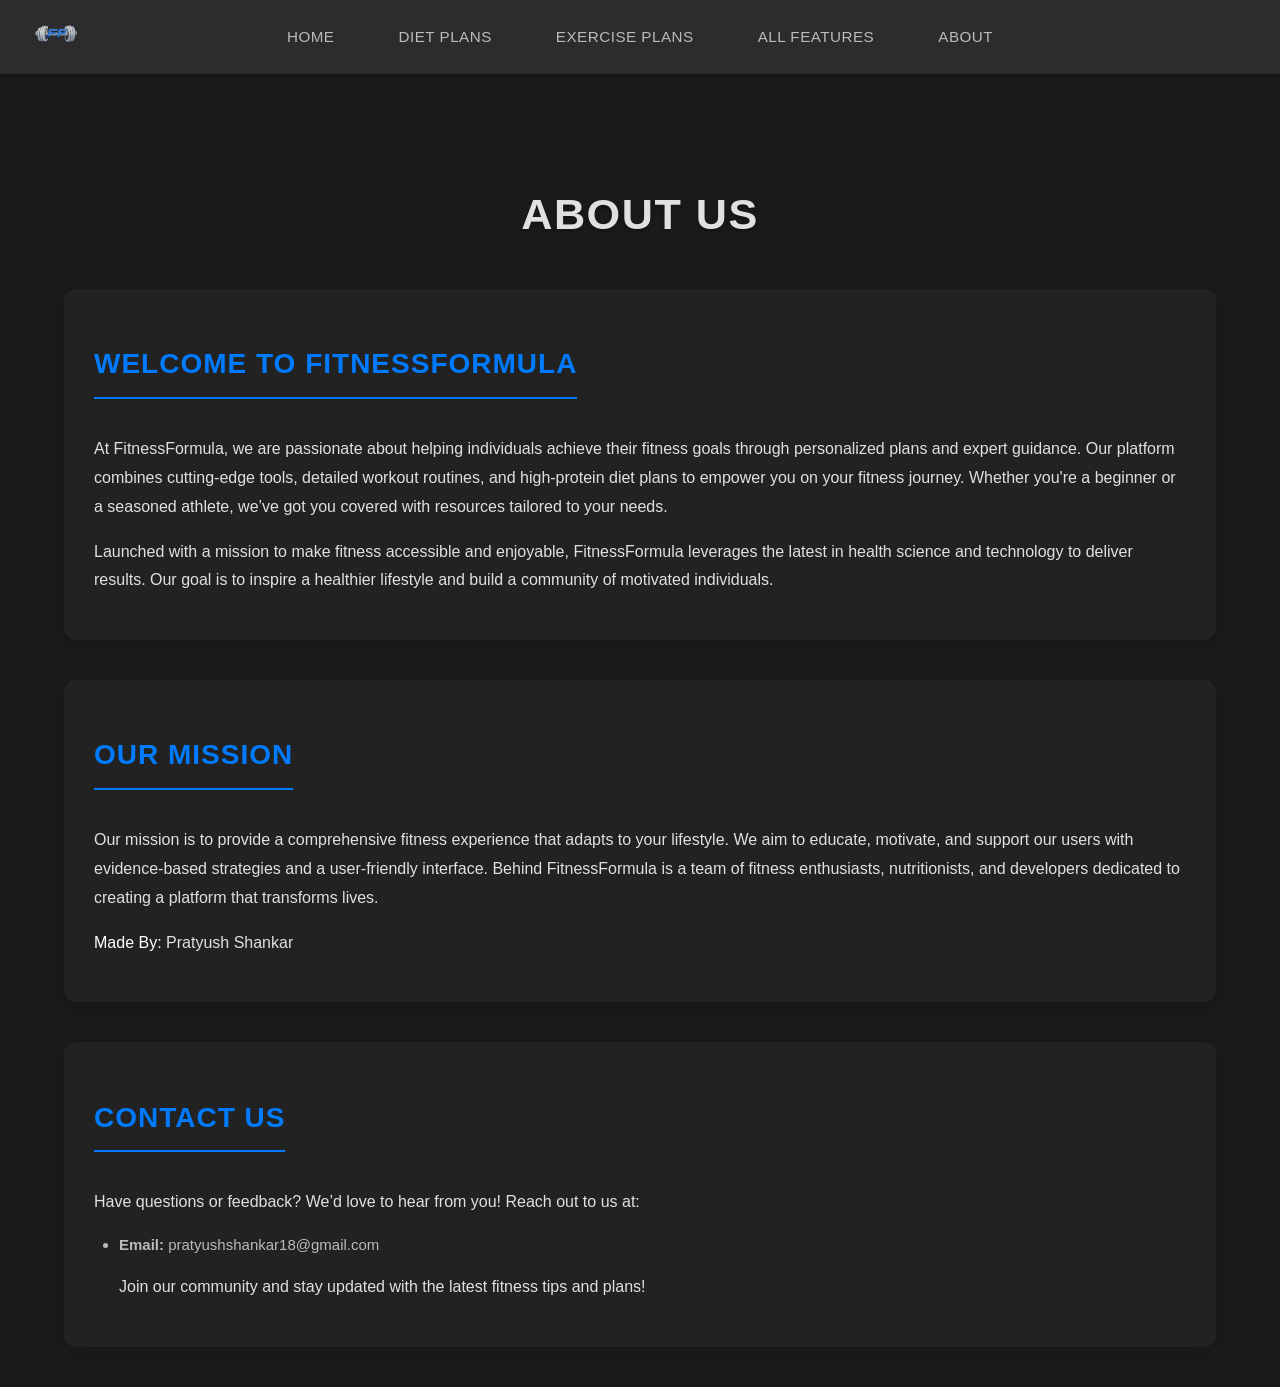
<file: FitnessPlanner/about.html>
<!DOCTYPE html>
<html lang="en">
<head>
    <meta charset="UTF-8">
    <meta name="viewport" content="width=device-width, initial-scale=1.0">
    <title>About Us</title>
    <link rel="stylesheet" href="about.css"> <!-- Updated to new CSS file -->
</head>
<body>
    <nav class="navbar">
        <div class="logo">
            <img src="images/FFlogo.png" alt="Logo">
        </div>
        <ul class="nav-links">
            <li><a href="index.html">Home</a></li>
            <li><a href="DietPlans.html">Diet Plans</a></li>
            <li><a href="ExercisePlans.html">Exercise Plans</a></li>
            <li class="dropdown">
                <a class="dropbtn">All Features</a>
                <ul class="dropdown-content">
                    <li><a href="index.html#fitness-planner">Fitness Planner</a></li>
                    <li><a href="OneRepMaxCalculator.html">1Rep Max Calculator</a></li>
                    <li><a href="StrengthLevelCalculator.html">Strength Level Calculator</a></li>
                    <li><a href="BMICalculator.html">BMI Calculator</a></li>
                    <li><a href="BodyFatCalculator.html">Body Fat Calculator</a></li>
                </ul>
            </li>
            <li><a href="about.html">About</a></li>
        </ul>
        <div class="spacer"></div>
    </nav>

    <h1>About Us</h1>

    <!-- About Content -->
    <div class="about-container">
        <!-- Introduction Section -->
        <section class="about-section">
            <h2>Welcome to FitnessFormula</h2>
            <p>
                At FitnessFormula, we are passionate about helping individuals achieve their fitness goals through personalized plans and expert guidance. Our platform combines cutting-edge tools, detailed workout routines, and high-protein diet plans to empower you on your fitness journey. Whether you're a beginner or a seasoned athlete, we’ve got you covered with resources tailored to your needs.
            </p>
            <p>
                Launched with a mission to make fitness accessible and enjoyable, FitnessFormula leverages the latest in health science and technology to deliver results. Our goal is to inspire a healthier lifestyle and build a community of motivated individuals.
            </p>
        </section>

        <!-- Mission or Team Section -->
        <section class="about-section">
            <h2>Our Mission</h2>
            <p>
                Our mission is to provide a comprehensive fitness experience that adapts to your lifestyle. We aim to educate, motivate, and support our users with evidence-based strategies and a user-friendly interface. Behind FitnessFormula is a team of fitness enthusiasts, nutritionists, and developers dedicated to creating a platform that transforms lives.
            </p>
            <p><strong>Made By:</strong> Pratyush Shankar</p>
        </section>

        <!-- Contact Section -->
        <section class="about-section">
            <h2>Contact Us</h2>
            <p>
                Have questions or feedback? We’d love to hear from you! Reach out to us at:
            </p>
            <ul>
                <li><strong>Email:</strong> pratyushshankar18@gmail.com</li>
                <!-- <li><strong>Phone:</strong> +1-800-FIT-FUSE</li>
                <li><strong>Social Media:</strong> Follow us on <a href="https://twitter.com/FitnessFormula" target="_blank">Twitter</a> and <a href="https://instagram.com/FitnessFormula" target="_blank">Instagram</a></li>
            </ul> -->
            <p>
                Join our community and stay updated with the latest fitness tips and plans!
            </p>
        </section>
    </div>

    <script>
        // Optional: Add any JavaScript if needed (e.g., smooth scrolling or animations)
    </script>
</body>
</html>
</file>
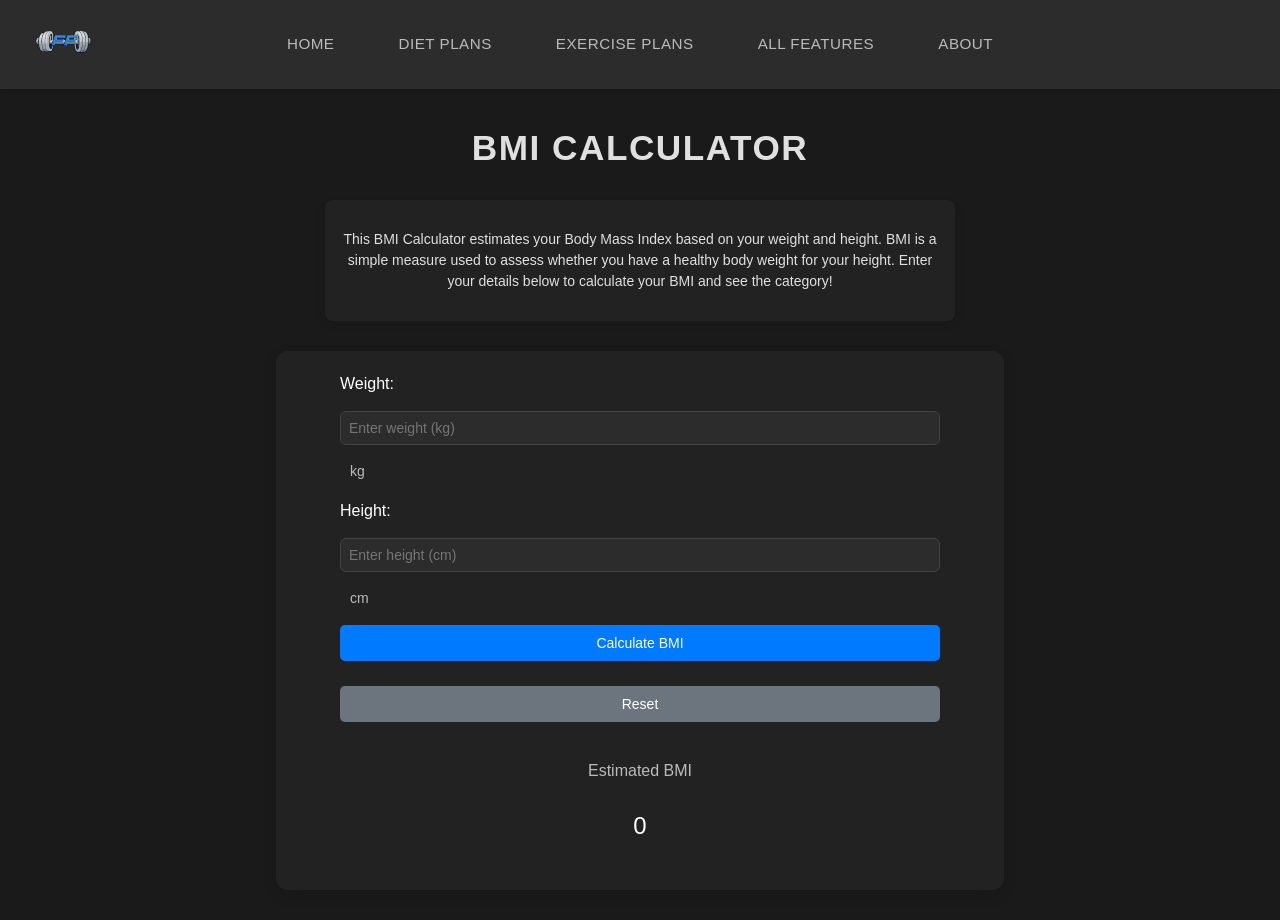
<file: FitnessPlanner/BMICalculator.html>
<!DOCTYPE html>
<html lang="en">
<head>
    <meta charset="UTF-8">
    <meta name="viewport" content="width=device-width, initial-scale=1.0">
    <title>BMI Calculator</title>
    <link rel="stylesheet" href="BMICalculator.css">
</head>
<body>
    <nav class="navbar">
        <div class="logo">
            <img src="images/FFlogo.png" alt="Logo">
        </div>
        <ul class="nav-links">
            <li><a href="index.html">Home</a></li>
            <li><a href="DietPlans.html">Diet Plans</a></li>
            <li><a href="ExercisePlans.html">Exercise Plans</a></li>
            <li class="dropdown">
                <a class="dropbtn">All Features</a>
                <ul class="dropdown-content">
                    <li><a href="index.html#fitness-planner">Fitness Planner</a></li>
                    <li><a href="OneRepMaxCalculator.html">1Rep Max Calculator</a></li>
                    <li><a href="StrengthLevelCalculator.html">Strength Level Calculator</a></li>
                    <li><a href="BMICalculator.html">BMI Calculator</a></li>
                    <li><a href="BodyFatCalculator.html">Body Fat Calculator</a></li>
                </ul>
            </li>
            <li><a href="about.html">About</a></li>
        </ul>
        <div class="spacer"></div>
    </nav>

    <h1 style="text-align: center;">BMI Calculator</h1>

    <div class="description">
        <p>This BMI Calculator estimates your Body Mass Index based on your weight and height. BMI is a simple measure used to assess whether you have a healthy body weight for your height. Enter your details below to calculate your BMI and see the category!</p>
    </div>

    <div class="calculator-container">
        <div class="input-section">
            <label for="weight">Weight:</label>
            <input type="number" id="weight" min="0" placeholder="Enter weight (kg)" required> <span>kg</span>

            <label for="height">Height:</label>
            <input type="number" id="height" min="0" placeholder="Enter height (cm)" required> <span>cm</span>

            <button id="calculate-btn">Calculate BMI</button>
            <button id="reset-btn">Reset</button>
        </div>
        <div class="result-section">
            <h3 class="result-label">Estimated BMI</h3>
            <p id="result">0</p>
            <p id="interpretation" class="interpretation-text"></p>
        </div>
    </div>

    <script>
        // BMI Calculation
        document.getElementById('calculate-btn').addEventListener('click', () => {
            const weight = parseFloat(document.getElementById('weight').value);
            const heightCm = parseFloat(document.getElementById('height').value);
            const resultElement = document.getElementById('result');
            const interpretationElement = document.getElementById('interpretation');

            // Validation
            if (isNaN(weight) || isNaN(heightCm) || weight <= 0 || heightCm <= 0) {
                resultElement.textContent = 'Please enter valid values (weight and height > 0)';
                interpretationElement.textContent = '';
                return;
            }

            // Convert height from cm to meters
            const heightM = heightCm / 100;
            // BMI Formula: weight (kg) / [height (m)]²
            const bmi = weight / (heightM * heightM);
            resultElement.textContent = `${bmi.toFixed(1)}`;

            // Categorize BMI based on WHO standards
            let bmiCategory = '';
            if (bmi < 18.5) {
                bmiCategory = 'Underweight';
            } else if (bmi < 25) {
                bmiCategory = 'Normal';
            } else if (bmi < 30) {
                bmiCategory = 'Overweight';
            } else {
                bmiCategory = 'Obese';
            }
            interpretationElement.textContent = `Your BMI category is: ${bmiCategory}. ${getInterpretation(bmiCategory)}`;
        });

        // Reset Functionality
        document.getElementById('reset-btn').addEventListener('click', () => {
            document.getElementById('weight').value = '';
            document.getElementById('height').value = '';
            document.getElementById('result').textContent = '0';
            document.getElementById('interpretation').textContent = '';
        });

        // Function to provide interpretation based on BMI category
        function getInterpretation(category) {
            const tips = {
                'Underweight': 'Consider consulting a healthcare provider to gain weight healthily.',
                'Normal': 'Your weight is in a healthy range—maintain a balanced diet and exercise!',
                'Overweight': 'Consider lifestyle changes like diet and exercise to reach a healthier weight.',
                'Obese': 'Consult a healthcare provider for a plan to manage your weight effectively.'
            };
            return tips[category] || '';
        }
    </script>
</body>
</html>
</file>
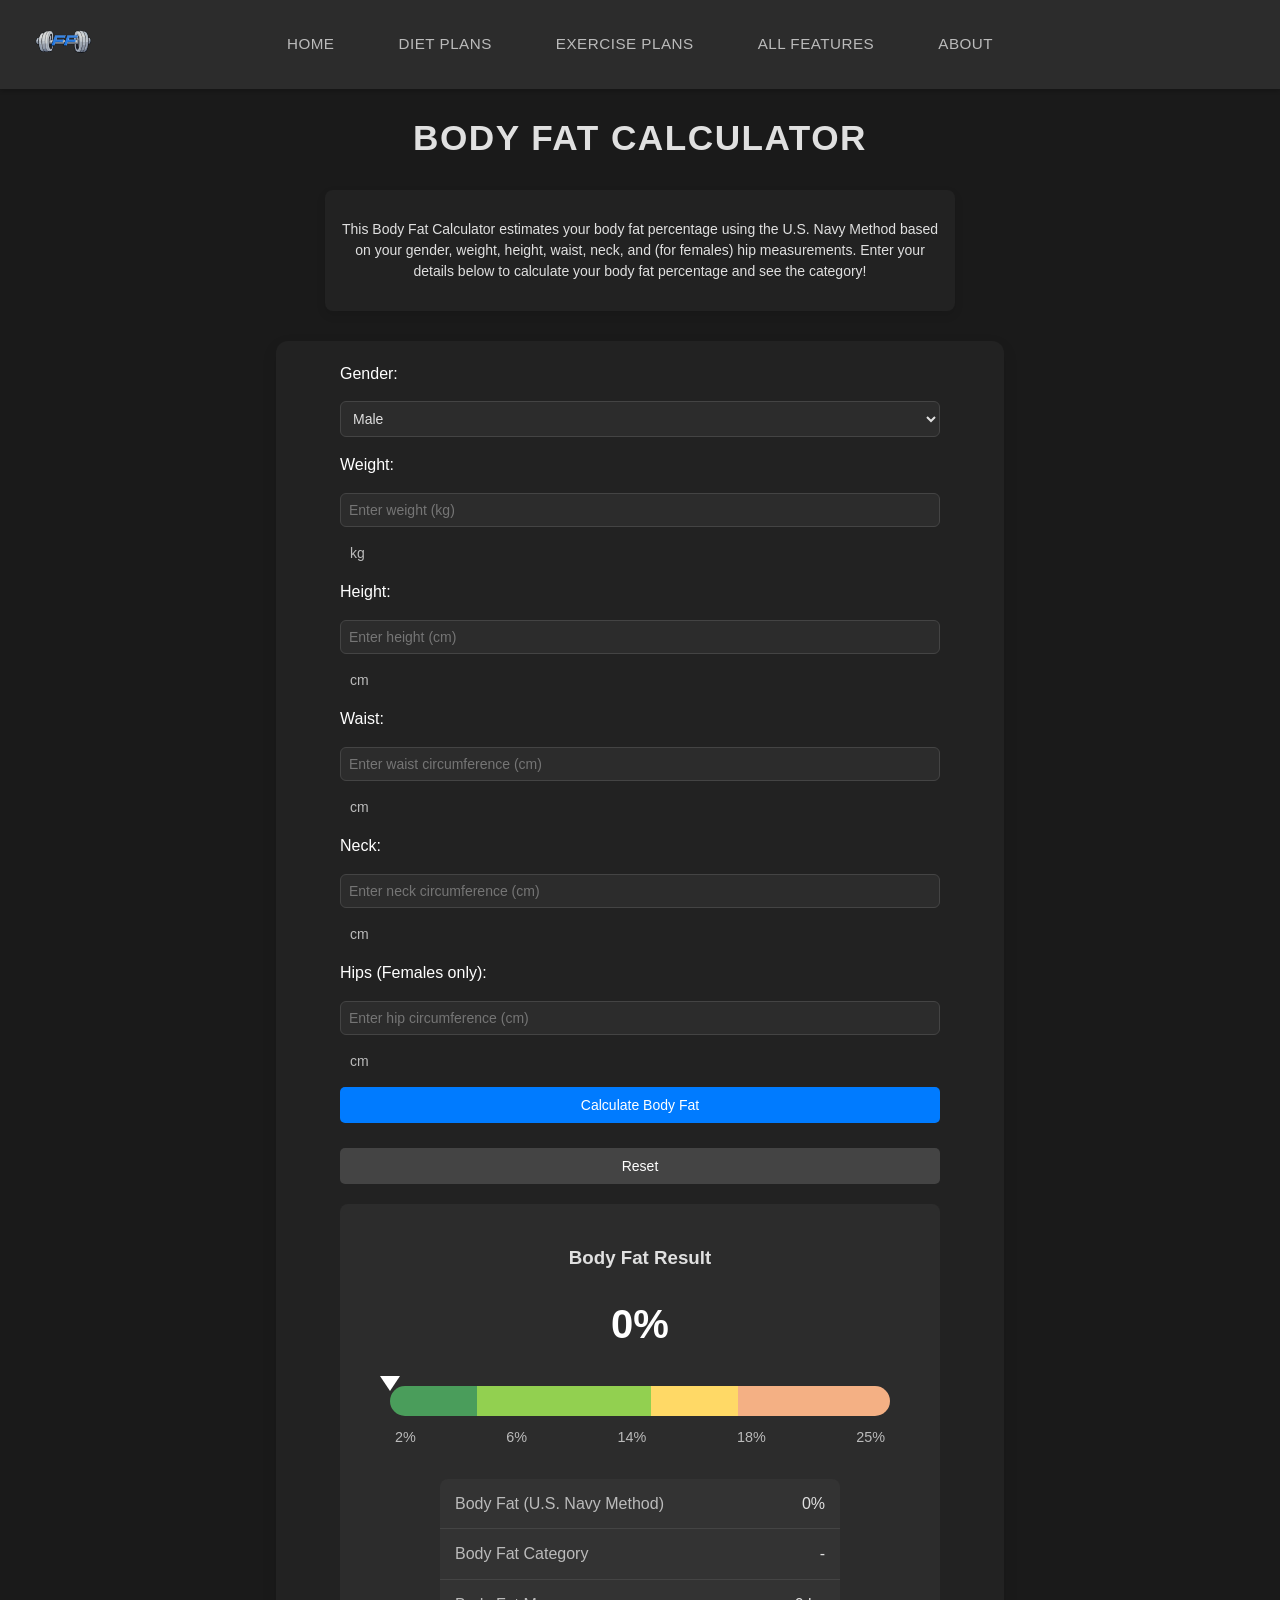
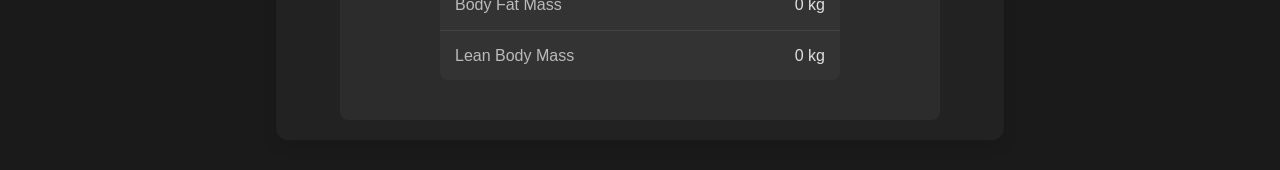
<file: FitnessPlanner/BodyFatCalculator.html>
<!DOCTYPE html>
<html lang="en">
<head>
    <meta charset="UTF-8">
    <meta name="viewport" content="width=device-width, initial-scale=1.0">
    <title>Body Fat Calculator</title>
    <link rel="stylesheet" href="BodyFatCalculator.css">
</head>
<body>
    <nav class="navbar">
        <div class="logo">
            <img src="images/FFlogo.png" alt="Logo">
        </div>
        <ul class="nav-links">
            <li><a href="index.html">Home</a></li>
            <li><a href="DietPlans.html">Diet Plans</a></li>
            <li><a href="ExercisePlans.html">Exercise Plans</a></li>
            <li class="dropdown">
                <a class="dropbtn">All Features</a>
                <ul class="dropdown-content">
                    <li><a href="index.html#fitness-planner">Fitness Planner</a></li>
                    <li><a href="OneRepMaxCalculator.html">1Rep Max Calculator</a></li>
                    <li><a href="StrengthLevelCalculator.html">Strength Level Calculator</a></li>
                    <li><a href="BMICalculator.html">BMI Calculator</a></li>
                    <li><a href="BodyFatCalculator.html">Body Fat Calculator</a></li>
                </ul>
            </li>
            <li><a href="about.html">About</a></li>
        </ul>
        <div class="spacer"></div>
    </nav>

    <h1 style="text-align: center;">Body Fat Calculator</h1>

    <div class="description">
        <p>This Body Fat Calculator estimates your body fat percentage using the U.S. Navy Method based on your gender, weight, height, waist, neck, and (for females) hip measurements. Enter your details below to calculate your body fat percentage and see the category!</p>
    </div>

    <div class="calculator-container">
        <div class="input-section">
            <label for="gender">Gender:</label>
            <select id="gender" required>
                <option value="male">Male</option>
                <option value="female">Female</option>
            </select>

            <label for="weight">Weight:</label>
            <input type="number" id="weight" min="0" placeholder="Enter weight (kg)" required> <span>kg</span>

            <label for="height">Height:</label>
            <input type="number" id="height" min="0" placeholder="Enter height (cm)" required> <span>cm</span>

            <label for="waist">Waist:</label>
            <input type="number" id="waist" min="0" placeholder="Enter waist circumference (cm)" required> <span>cm</span>

            <label for="neck">Neck:</label>
            <input type="number" id="neck" min="0" placeholder="Enter neck circumference (cm)" required> <span>cm</span>

            <label for="hips">Hips (Females only):</label>
            <input type="number" id="hips" min="0" placeholder="Enter hip circumference (cm)" > <span>cm</span>

            <button id="calculate-btn">Calculate Body Fat</button>
            <button id="reset-btn">Reset</button>
        </div>
        <div class="result-section">
            <h3 class="result-label">Body Fat Result</h3>
            <div id="result" class="result-value">0%</div>
            
            <div class="gauge-container">
                <div class="gauge">
                    <div class="gauge-segments">
                        <div class="segment essential" title="Essential Fat (2-5%)"></div>
                        <div class="segment athletes" title="Athletes (6-13%)"></div>
                        <div class="segment fitness" title="Fitness (14-17%)"></div>
                        <div class="segment average" title="Average (18-24%)"></div>
                        <div class="segment obese" title="Obese (25%+)"></div>
                    </div>
                    <div id="gauge-pointer" class="gauge-pointer"></div>
                </div>
                <div class="gauge-labels">
                    <span>2%</span>
                    <span>6%</span>
                    <span>14%</span>
                    <span>18%</span>
                    <span>25%</span>
                </div>
            </div>

            <div class="result-details">
                <table>
                    <tr>
                        <td>Body Fat (U.S. Navy Method)</td>
                        <td id="navy-result">0%</td>
                    </tr>
                    <tr>
                        <td>Body Fat Category</td>
                        <td id="category-result">-</td>
                    </tr>
                    <tr>
                        <td>Body Fat Mass</td>
                        <td id="fat-mass">0 kg</td>
                    </tr>
                    <tr>
                        <td>Lean Body Mass</td>
                        <td id="lean-mass">0 kg</td>
                    </tr>
                </table>
            </div>
            
            <p id="interpretation" class="interpretation-text"></p>
        </div>
    </div>

    <script>
        // Body Fat Calculation (U.S. Navy Method)
        document.getElementById('calculate-btn').addEventListener('click', () => {
            const gender = document.getElementById('gender').value;
            const weight = parseFloat(document.getElementById('weight').value);
            const heightCm = parseFloat(document.getElementById('height').value);
            const waistCm = parseFloat(document.getElementById('waist').value);
            const neckCm = parseFloat(document.getElementById('neck').value);
            const hipsCm = parseFloat(document.getElementById('hips').value) || 0; // Optional for females
            const resultElement = document.getElementById('result');
            const interpretationElement = document.getElementById('interpretation');

            // Validation
            if (isNaN(weight) || isNaN(heightCm) || isNaN(waistCm) || isNaN(neckCm) || weight <= 0 || heightCm <= 0 || waistCm <= 0 || neckCm <= 0) {
                resultElement.textContent = 'Please enter valid values (all measurements > 0)';
                interpretationElement.textContent = '';
                return;
            }

            // Convert height to inches (U.S. Navy Method uses inches)
            const heightIn = heightCm / 2.54;
            const waistIn = waistCm / 2.54;
            const neckIn = neckCm / 2.54;
            const hipsIn = hipsCm / 2.54 || 0;

            // U.S. Navy Method formula
            let bfFactor;
            if (gender === 'male') {
                bfFactor = 86.010 * Math.log10(waistIn - neckIn) - 70.041 * Math.log10(heightIn) + 36.76;
            } else { // female
                bfFactor = 163.205 * Math.log10(waistIn + hipsIn - neckIn) - 97.684 * Math.log10(heightIn) - 78.387;
            }

            const bodyFatPercentage = bfFactor.toFixed(1);
            
            // Update all result elements
            document.getElementById('result').textContent = `${bodyFatPercentage}%`;
            document.getElementById('navy-result').textContent = `${bodyFatPercentage}%`;
            
            // Calculate and update masses
            const fatMass = (weight * (bodyFatPercentage / 100)).toFixed(1);
            const leanMass = (weight - fatMass).toFixed(1);
            document.getElementById('fat-mass').textContent = `${fatMass} kg`;
            document.getElementById('lean-mass').textContent = `${leanMass} kg`;
            
            // Update gauge pointer position
            const pointer = document.getElementById('gauge-pointer');
            const percentage = Math.min(Math.max(bodyFatPercentage, 2), 25); // Clamp between 2% and 25%
            const position = ((percentage - 2) / (25 - 2)) * 100; // Scale adjusted to match 2-25% range
            pointer.style.left = `${position}%`;

            // Categorize Body Fat Percentage (approximate standards for adults)
            let bfCategory = '';
            if (gender === 'male') {
                if (bodyFatPercentage < 8) bfCategory = 'Essential Fat';
                else if (bodyFatPercentage < 15) bfCategory = 'Athletic';
                else if (bodyFatPercentage < 20) bfCategory = 'Fit';
                else if (bodyFatPercentage < 25) bfCategory = 'Average';
                else bfCategory = 'Overfat';
            } else { // female
                if (bodyFatPercentage < 14) bfCategory = 'Essential Fat';
                else if (bodyFatPercentage < 21) bfCategory = 'Athletic';
                else if (bodyFatPercentage < 25) bfCategory = 'Fit';
                else if (bodyFatPercentage < 32) bfCategory = 'Average';
                else bfCategory = 'Overfat';
            }
            document.getElementById('category-result').textContent = bfCategory;

            interpretationElement.textContent = `Your body fat category is: ${bfCategory}. ${getInterpretation(bfCategory, gender)}`;
        });

        // Reset Functionality
        document.getElementById('reset-btn').addEventListener('click', () => {
            document.getElementById('gender').value = 'male';
            document.getElementById('weight').value = '';
            document.getElementById('height').value = '';
            document.getElementById('waist').value = '';
            document.getElementById('neck').value = '';
            document.getElementById('hips').value = '';
            document.getElementById('result').textContent = '0%';
            document.getElementById('interpretation').textContent = '';
        });

        // Function to provide interpretation based on body fat category and gender
        function getInterpretation(category, gender) {
            const tips = {
                'Essential Fat': 'Very low fat levels—consult a professional to avoid health risks.',
                'Athletic': `Great for athletes! Maintain with balanced training (${gender === 'male' ? '8-14%' : '14-20%'}).`,
                'Fit': `Healthy and fit range—keep up the good work (${gender === 'male' ? '15-19%' : '21-24%'})!`,
                'Average': `Within normal range—consider optimizing with diet/exercise (${gender === 'male' ? '20-24%' : '25-31%'}).`,
                'Overfat': 'Consider a plan with a professional to reduce body fat for better health.'
            };
            return tips[category] || '';
        }
    </script>
</body>
</html>
</file>
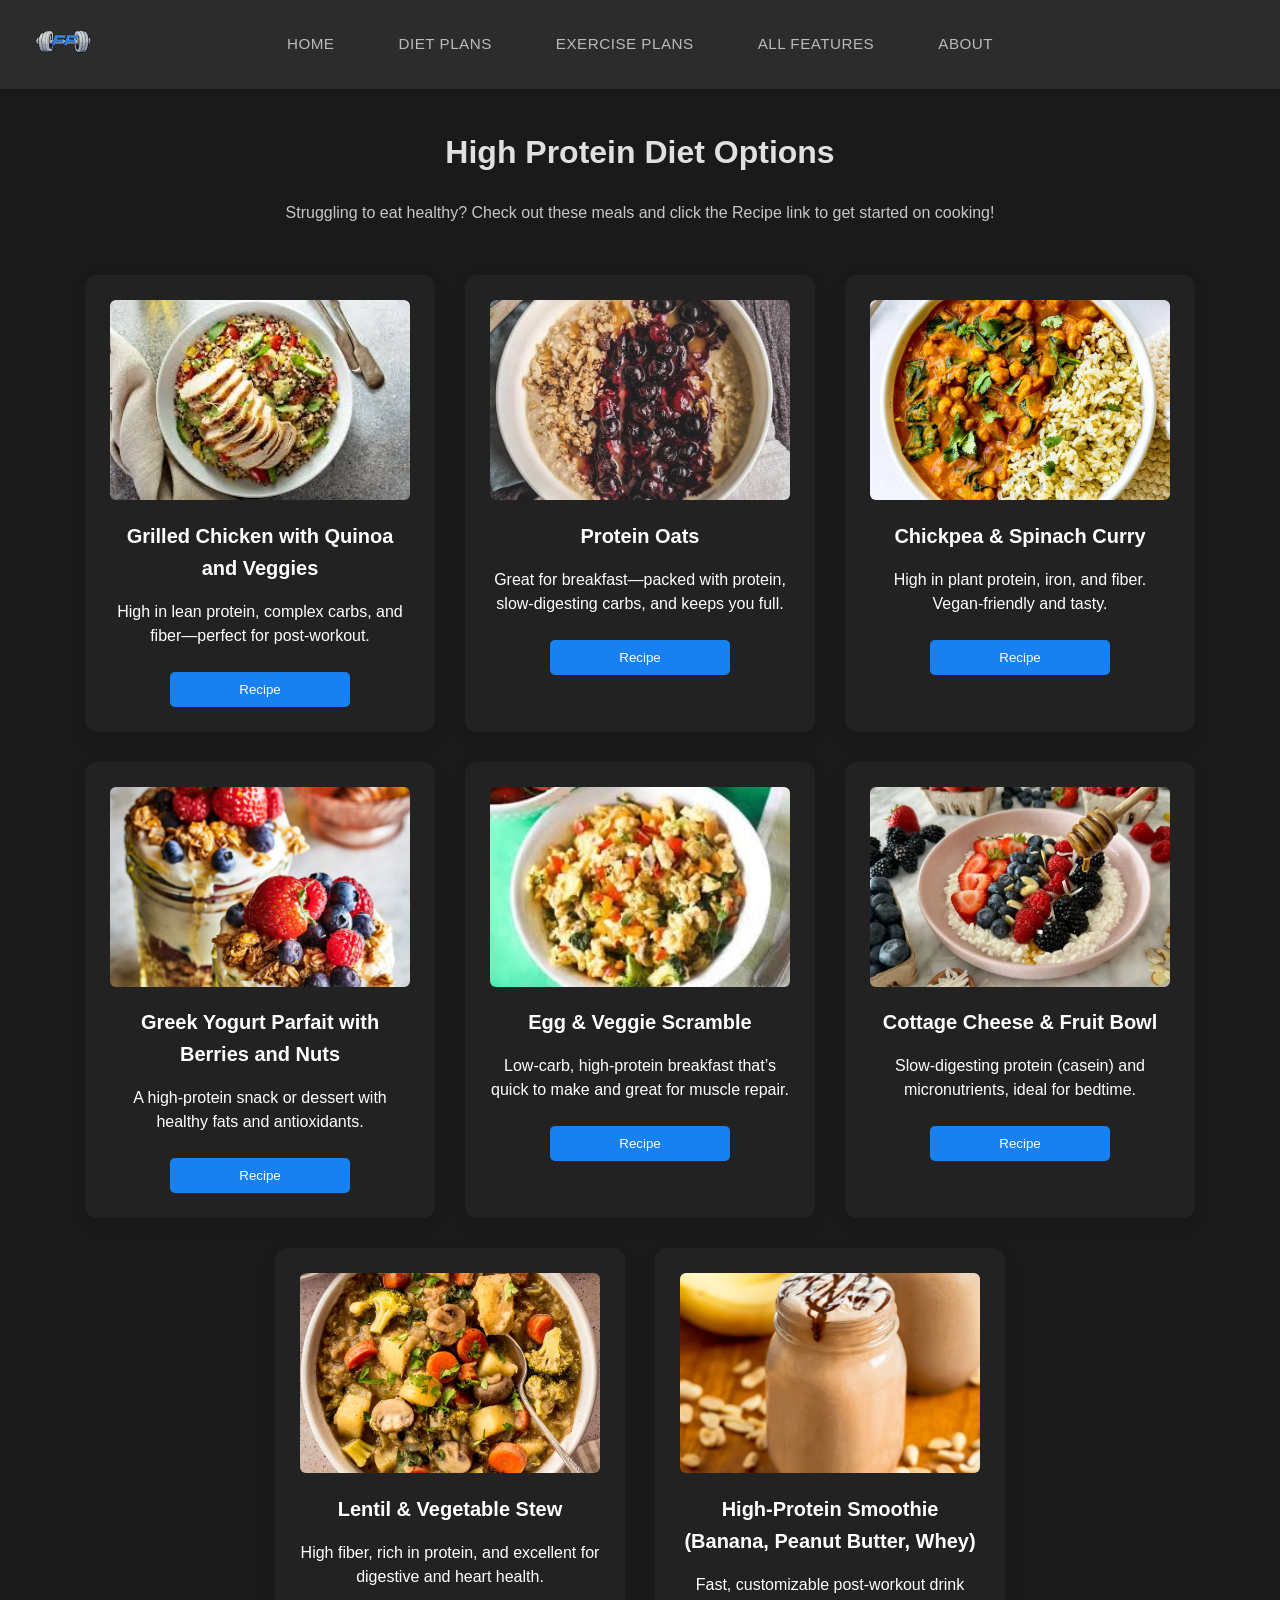
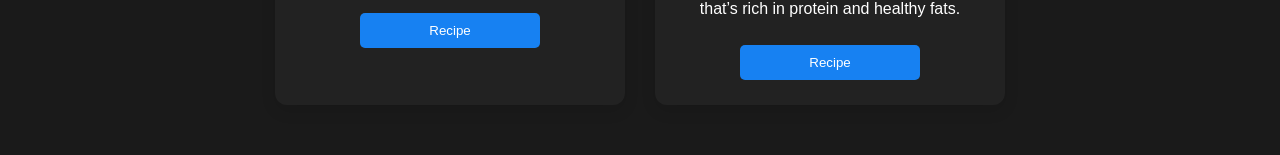
<file: FitnessPlanner/DietPlans.html>
<!DOCTYPE html>
<html lang="en">
<head>
    <meta charset="UTF-8">
    <meta name="viewport" content="width=device-width, initial-scale=1.0">
    <title>Diet Plans</title>
    <link rel="stylesheet" href="DietPlans.css">
</head>
<body>
    <nav class="navbar">
        <div class="logo">
            <img src="images/FFlogo.png" alt="Logo">
        </div>
        <ul class="nav-links">
            <li><a href="index.html">Home</a></li>
            <li><a href="DietPlans.html">Diet Plans</a></li>
            <li><a href="ExercisePlans.html">Exercise Plans</a></li>
            <li class="dropdown">
                <a class="dropbtn">All Features</a>
                <ul class="dropdown-content">
                    <li><a href="index.html#fitness-planner">Fitness Planner</a></li>
                    <li><a href="OneRepMaxCalculator.html">1Rep Max Calculator</a></li>
                    <li><a href="StrengthLevelCalculator.html">Strength Level Calculator</a></li>
                    <li><a href="BMICalculator.html">BMI Calculator</a></li>
                    <li><a href="BodyFatCalculator.html">Body Fat Calculator</a></li>
                </ul>
            </li>
            <li><a href="about.html">About</a></li>
        </ul>
        <div class="spacer"></div>
    </nav>
    <br>
    
    <h1 style="text-align: center;">High Protein Diet Options</h1>
    <p style="text-align: center; margin-top: 15px; color: rgb(199, 199, 199);">Struggling to eat healthy? Check out these meals and click the Recipe link to get started on cooking!</p>
    <div class="recipes-container">
        
        <div class="recipe">
            <img src="images/dietPlansImages/Grilled Chicken with Quinoa and Veggies.jpeg.jpeg" alt="Meal 1">
            <h2>Grilled Chicken with Quinoa and Veggies</h2>
            <p>High in lean protein, complex carbs, and fiber—perfect for post-workout.</p>
            <a href="https://www.youtube.com/watch?v=K7t76i6XEvk&pp=ygUcZ3JpbGxlZCBjaGlja2VuIHF1aW5vYSBzYWxhZA%3D%3D">
                <button class="buttonToRecipe">Recipe</button>
            </a>
        </div>

        <div class="recipe">
            <img src="images/dietPlansImages/Protein Oats.jpg" alt="Meal 1">
            <h2>Protein Oats</h2>
            <p> Great for breakfast—packed with protein, slow-digesting carbs, and keeps you full.</p>
            <a href="https://www.youtube.com/shorts/0lmAKU822dg">
                <button class="buttonToRecipe">Recipe</button>
            </a>
        </div>

        <div class="recipe">
            <img src="images/dietPlansImages/Chickpea & Spinach Curry.jpg" alt="Meal 1">
            <h2>Chickpea & Spinach Curry</h2>
            <p>High in plant protein, iron, and fiber. Vegan-friendly and tasty.</p>
            <a href="https://www.youtube.com/shorts/5AyYBQohqvY">
                <button class="buttonToRecipe">Recipe</button>
            </a>
        </div>

        <div class="recipe">
            <img src="images/dietPlansImages/Greek Yogurt Parfait with Berries and Nuts.jpeg" alt="Meal 1">
            <h2>Greek Yogurt Parfait with Berries and Nuts</h2>
            <p>A high-protein snack or dessert with healthy fats and antioxidants.</p>
            <a href="https://www.youtube.com/shorts/yO7OgDQO7fA">
                <button class="buttonToRecipe">Recipe</button>
            </a>
        </div>

        <div class="recipe">
            <img src="images/dietPlansImages/Egg & Veggie Scramble.jpeg" alt="Meal 1">
            <h2>Egg & Veggie Scramble</h2>
            <p>Low-carb, high-protein breakfast that’s quick to make and great for muscle repair.</p>
            <a href="https://www.youtube.com/watch?v=V_v9MJJsdfQ&pp=ygUXZWdnIGFuZCB2ZWdnaWUgc2NyYW1ibGU%3D">
                <button class="buttonToRecipe">Recipe</button>
            </a>
        </div>

        <div class="recipe">
            <img src="images/dietPlansImages/Cottage Cheese & Fruit Bowl.webp" alt="Meal 1">
            <h2>Cottage Cheese & Fruit Bowl</h2>
            <p>Slow-digesting protein (casein) and micronutrients, ideal for bedtime.</p>
            <a href="https://www.youtube.com/watch?v=cBkHmIMdrdk&pp=ygUaY290dGFnZSBjaGVlc2UgZnJ1aXQgc2FsYWQ%3D">
                <button class="buttonToRecipe">Recipe</button>
            </a>
        </div>

        <div class="recipe">
            <img src="images/dietPlansImages/Lentil & Vegetable Stew.jpg" alt="Meal 1">
            <h2>Lentil & Vegetable Stew</h2>
            <p>High fiber, rich in protein, and excellent for digestive and heart health.</p>
            <a href="https://www.youtube.com/watch?v=yAITSyk_EVc&pp=ygUYIExlbnRpbCAmIFZlZ2V0YWJsZSBTdGV3">
                <button class="buttonToRecipe">Recipe</button>
            </a>
        </div>

        <div class="recipe">
            <img src="images/dietPlansImages/High-Protein Smoothie (Banana, Peanut Butter, Whey).webp" alt="Meal 1">
            <h2>High-Protein Smoothie (Banana, Peanut Butter, Whey)</h2>
            <p>Fast, customizable post-workout drink that’s rich in protein and healthy fats.</p>
            <a href="https://www.youtube.com/shorts/qe4Xbjiz6nM">
                <button class="buttonToRecipe">Recipe</button>
            </a>
        </div>

        
        
    </div>
</body>
</html>
</file>
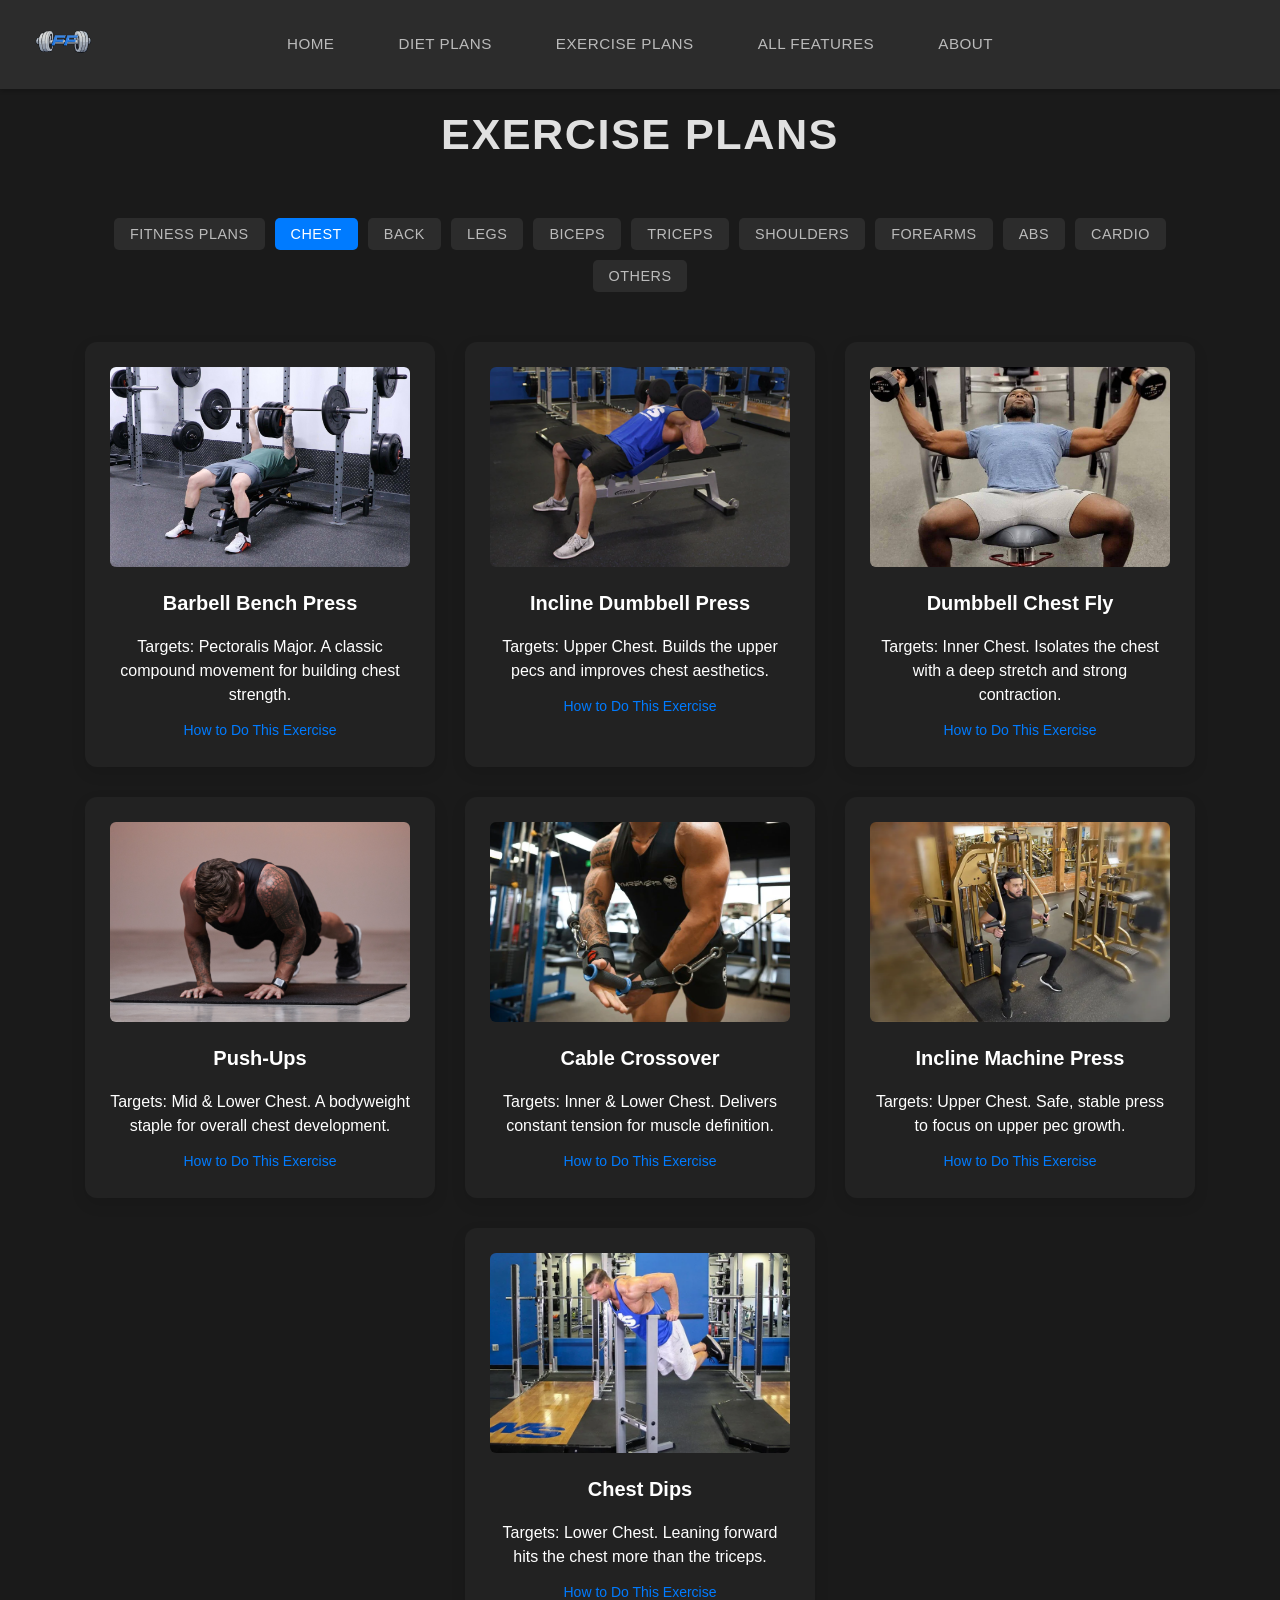
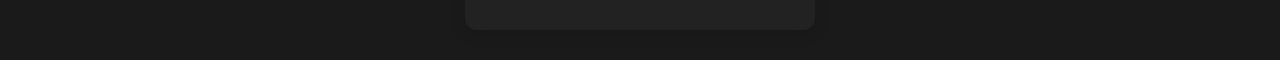
<file: FitnessPlanner/ExercisePlans.html>
<!DOCTYPE html>
<html lang="en">
<head>
    <meta charset="UTF-8">
    <meta name="viewport" content="width=device-width, initial-scale=1.0">
    <title>Exercise Plans</title>
    <link rel="stylesheet" href="ExercisePlans.css">
</head>
<body>
    <nav class="navbar">
        <div class="logo">
            <img src="images/FFlogo.png" alt="Logo">
        </div>
        <ul class="nav-links">
            <li><a href="index.html">Home</a></li>
            <li><a href="DietPlans.html">Diet Plans</a></li>
            <li><a href="ExercisePlans.html">Exercise Plans</a></li>
            <li class="dropdown">
                <a class="dropbtn">All Features</a>
                <ul class="dropdown-content">
                    <li><a href="index.html#fitness-planner">Fitness Planner</a></li>
                    <li><a href="OneRepMaxCalculator.html">1Rep Max Calculator</a></li>
                    <li><a href="StrengthLevelCalculator.html">Strength Level Calculator</a></li>
                    <li><a href="BMICalculator.html">BMI Calculator</a></li>
                    <li><a href="BodyFatCalculator.html">Body Fat Calculator</a></li>
                </ul>
            </li>
            <li><a href="about.html">About</a></li>
        </ul>
        <div class="spacer"></div>
    </nav>
    
    <h1 style="text-align: center; margin-top: 20px;">Exercise Plans</h1>

    <!-- Tab Navigation -->
    <div class="tab-container">
        <button class="tab-btn" data-tab="fitness-plans">Fitness Plans</button>
        <button class="tab-btn active" data-tab="chest">Chest</button>
        <button class="tab-btn" data-tab="back">Back</button>
        <button class="tab-btn" data-tab="legs">Legs</button>
        <button class="tab-btn" data-tab="biceps">Biceps</button>
        <button class="tab-btn" data-tab="triceps">Triceps</button>
        <button class="tab-btn" data-tab="shoulders">Shoulders</button>
        <button class="tab-btn" data-tab="forearms">Forearms</button>
        <button class="tab-btn" data-tab="abs">Abs</button>
        <button class="tab-btn" data-tab="cardio">Cardio</button>
        <button class="tab-btn" data-tab="others">Others</button>
    </div>

    <!-- Exercises Container -->
    <div class="exercises-container">
        <!-- Fitness Plans -->
        <div class="exercise" data-category="fitness-plans">
            <h2>Full Body Circuit Training</h2>
            <p><strong>Frequency:</strong> 4-5 days/week</p>
            <p><strong>Summary:</strong> Burns fat with high-intensity circuits.</p>
            <a href="FitnessPlanDetails.html#full-body-circuit-training" target="_blank">View Plan</a>
        </div>
        <div class="exercise" data-category="fitness-plans">
            <h2>HIIT Bodyweight Workouts</h2>
            <p><strong>Frequency:</strong> 4-5 days/week</p>
            <p><strong>Summary:</strong> Accelerates fat loss with intense bodyweight intervals.</p>
            <a href="FitnessPlanDetails.html#hiit-bodyweight-workouts" target="_blank">View Plan</a>
        </div>
        <div class="exercise" data-category="fitness-plans">
            <h2>Push-Pull-Legs (PPL)</h2>
            <p><strong>Frequency:</strong> 5-6 days/week</p>
            <p><strong>Summary:</strong> Targets muscle growth with compound lifts.</p>
            <a href="FitnessPlanDetails.html#push-pull-legs" target="_blank">View Plan</a>
        </div>
        <div class="exercise" data-category="fitness-plans">
            <h2>Progressive Calisthenics</h2>
            <p><strong>Frequency:</strong> 4-5 days/week</p>
            <p><strong>Summary:</strong> Builds muscle through progressive bodyweight exercises.</p>
            <a href="FitnessPlanDetails.html#progressive-calisthenics" target="_blank">View Plan</a>
        </div>
        <div class="exercise" data-category="fitness-plans">
            <h2>Upper-Lower Split</h2>
            <p><strong>Frequency:</strong> 3-4 days/week</p>
            <p><strong>Summary:</strong> Maintains physique with balanced strength training.</p>
            <a href="FitnessPlanDetails.html#upper-lower-split" target="_blank">View Plan</a>
        </div>
        <div class="exercise" data-category="fitness-plans">
            <h2>Balanced Bodyweight Routine</h2>
            <p><strong>Frequency:</strong> 3-4 days/week</p>
            <p><strong>Summary:</strong> Sustains fitness with moderate bodyweight exercises.</p>
            <a href="FitnessPlanDetails.html#balanced-bodyweight-routine" target="_blank">View Plan</a>
        </div>

        <!-- Existing Exercise Cards (unchanged) -->
        <!-- Chest Exercises -->
        <div class="exercise" data-category="chest">
            <img src="images/exerciseImages/barbellbenchpress.jpg" alt="Bench Press">
            <h2>Barbell Bench Press</h2>
            <p>Targets: Pectoralis Major. A classic compound movement for building chest strength.</p>
            <a href="https://www.youtube.com/watch?v=rT7DgCr-3pg" target="_blank">How to Do This Exercise</a>
        </div>

        <div class="exercise" data-category="chest">
            <img src="images/exerciseImages/incline-dumbbell-bench-press_0.webp" alt="Incline Dumbbell Press">
            <h2>Incline Dumbbell Press</h2>
            <p>Targets: Upper Chest. Builds the upper pecs and improves chest aesthetics.</p>
            <a href="https://www.youtube.com/watch?v=8iPEnn-ltC8" target="_blank">How to Do This Exercise</a>
        </div>

        <div class="exercise" data-category="chest">
            <img src="images/exerciseImages/chest-fly-elbow-pain.jpg" alt="Dumbbell Chest Fly">
            <h2>Dumbbell Chest Fly</h2>
            <p>Targets: Inner Chest. Isolates the chest with a deep stretch and strong contraction.</p>
            <a href="https://www.youtube.com/watch?v=eozdVDA78K0" target="_blank">How to Do This Exercise</a>
        </div>

        <div class="exercise" data-category="chest">
            <img src="images/exerciseImages/pushuops.jpg" alt="Push-Ups">
            <h2>Push-Ups</h2>
            <p>Targets: Mid & Lower Chest. A bodyweight staple for overall chest development.</p>
            <a href="https://www.youtube.com/watch?v=IODxDxX7oi4" target="_blank">How to Do This Exercise</a>
        </div>

        <div class="exercise" data-category="chest">
            <img src="images/exerciseImages/cable_crossovers.webp" alt="Cable Crossover">
            <h2>Cable Crossover</h2>
            <p>Targets: Inner & Lower Chest. Delivers constant tension for muscle definition.</p>
            <a href="https://www.youtube.com/watch?v=taI4XduLpTk" target="_blank">How to Do This Exercise</a>
        </div>

        <div class="exercise" data-category="chest">
            <img src="images/exerciseImages/inclinemachine.webp" alt="Incline Machine Press">
            <h2>Incline Machine Press</h2>
            <p>Targets: Upper Chest. Safe, stable press to focus on upper pec growth.</p>
            <a href="https://www.youtube.com/watch?v=5M7I8d2s1Gs" target="_blank">How to Do This Exercise</a>
        </div>

        <div class="exercise" data-category="chest">
            <img src="images/exerciseImages/chest-dip.webp" alt="Chest Dips">
            <h2>Chest Dips</h2>
            <p>Targets: Lower Chest. Leaning forward hits the chest more than the triceps.</p>
            <a href="https://www.youtube.com/watch?v=2z8JmcrW-As" target="_blank">How to Do This Exercise</a>
        </div>

        <!-- Back Exercises -->
        <div class="exercise" data-category="back">
            <img src="images/exerciseImages/deadlift.webp" alt="Deadlift">
            <h2>Deadlift</h2>
            <p>Targets: Entire Back. A fundamental compound movement that builds overall back strength and mass.</p>
            <a href="https://www.youtube.com/watch?v=1ZXobu7JvvE" target="_blank">How to Do This Exercise</a>
        </div>

        <div class="exercise" data-category="back">
            <img src="images/exerciseImages/bent_over_barbell_row.jpg" alt="Bent-Over Barbell Row">
            <h2>Bent-Over Barbell Row</h2>
            <p>Targets: Middle Back. Enhances thickness and strength by engaging the rhomboids and latissimus dorsi.</p>
            <a href="https://www.youtube.com/watch?v=8Ozyi6gVgjc" target="_blank">How to Do This Exercise</a>
        </div>

        <div class="exercise" data-category="back">
            <img src="images/exerciseImages/pull_up.jpeg" alt="Pull-Up">
            <h2>Pull-Up</h2>
            <p>Targets: Upper Back. Utilizes body weight to develop the upper back and improve overall back definition.</p>
            <a href="https://www.youtube.com/watch?v=eGo4IYlbE5g" target="_blank">How to Do This Exercise</a>
        </div>

        <div class="exercise" data-category="back">
            <img src="images/exerciseImages/single_arm_dumbbell_row.jpeg" alt="Single-Arm Dumbbell Row">
            <h2>Single-Arm Dumbbell Row</h2>
            <p>Targets: Lats. Focuses on unilateral lat development, enhancing muscle balance and coordination.</p>
            <a href="https://www.youtube.com/watch?v=pYcpY20QaE8" target="_blank">How to Do This Exercise</a>
        </div>

        <div class="exercise" data-category="back">
            <img src="images/exerciseImages/lat_pulldown.jpg" alt="Lat Pulldown">
            <h2>Lat Pulldown</h2>
            <p>Targets: Upper Back. Isolates the latissimus dorsi, aiding in width development of the upper back.</p>
            <a href="https://www.youtube.com/watch?v=CAwf7n6Luuc" target="_blank">How to Do This Exercise</a>
        </div>

        <div class="exercise" data-category="back">
            <img src="images/exerciseImages/t_bar_row.webp" alt="T-Bar Row">
            <h2>T-Bar Row</h2>
            <p>Targets: Middle Back. Builds back thickness and strength through a compound pulling movement.</p>
            <a href="https://www.youtube.com/watch?v=0yqD2Kf0Zxo" target="_blank">How to Do This Exercise</a>
        </div>

        <!-- Leg Exercises -->
        <div class="exercise" data-category="legs">
            <img src="images/exerciseImages/barbell-squat.avif" alt="Barbell Back Squat">
            <h2>Barbell Back Squat</h2>
            <p>Targets: Quads, Hamstrings, Glutes. The king of leg exercises for strength and mass.</p>
            <a href="https://www.youtube.com/watch?v=Dy28eq2PjcM" target="_blank">How to Do This Exercise</a>
        </div>

        <div class="exercise" data-category="legs">
            <img src="images/exerciseImages/romanian-deadlift.jpeg" alt="Romanian Deadlift">
            <h2>Romanian Deadlift</h2>
            <p>Targets: Hamstrings & Glutes. Great for building posterior chain strength.</p>
            <a href="https://www.youtube.com/watch?v=JCXUYuzwNrM" target="_blank">How to Do This Exercise</a>
        </div>

        <div class="exercise" data-category="legs">
            <img src="images/exerciseImages/bulgarian-split-squat.webp" alt="Bulgarian Split Squat">
            <h2>Bulgarian Split Squat</h2>
            <p>Targets: Quads & Glutes. Unilateral movement for balance and leg hypertrophy.</p>
            <a href="https://www.youtube.com/watch?v=2C-uNgKwPLE" target="_blank">How to Do This Exercise</a>
        </div>

        <div class="exercise" data-category="legs">
            <img src="images/exerciseImages/leg-press.webp" alt="Leg Press">
            <h2>Leg Press</h2>
            <p>Targets: Quads, Glutes, Hamstrings. Heavy leg training with lower back support.</p>
            <a href="https://www.youtube.com/watch?v=IZxyjW7MPJQ" target="_blank">How to Do This Exercise</a>
        </div>

        <div class="exercise" data-category="legs">
            <img src="images/exerciseImages/calf-raise.jpeg" alt="Calves">
            <h2>Calves</h2>
            <p>Targets: Calves. Focuses on growing stubborn calf muscles.</p>
            <a href="https://www.google.com/url?sa=t&rct=j&q=&esrc=s&source=video&cd=&cad=rja&uact=8&ved=2ahUKEwiX1pjensSMAxUPZWwGHTwvGpYQtwJ6BAgXEAI&url=https%3A%2F%2Fwww.youtube.com%2Fwatch%3Fv%3DgwLzBJYoWlI&usg=AOvVaw2JFBeWUXFo2Xn7cLu0F3hw&opi=89978449" target="_blank">How to Do This Exercise</a>
        </div>

        <!-- Biceps Exercises -->
        <div class="exercise" data-category="biceps">
            <img src="images/exerciseImages/barbell-curl.jpg" alt="Barbell Curl">
            <h2>Barbell Curl</h2>
            <p>Targets: Biceps Brachii. A fundamental movement for building overall biceps size and strength.</p>
            <a href="https://www.youtube.com/watch?v=kwG2ipFRgfo" target="_blank">How to Do This Exercise</a>
        </div>

        <div class="exercise" data-category="biceps">
            <img src="images/exerciseImages/incline-dumbbell-curl.webp" alt="Incline Dumbbell Curl">
            <h2>Incline Dumbbell Curl</h2>
            <p>Targets: Long Head of Biceps. Emphasizes the stretch and peak contraction of the biceps.</p>
            <a href="https://www.youtube.com/watch?v=soxrZlIl35U" target="_blank">How to Do This Exercise</a>
        </div>

        <div class="exercise" data-category="biceps">
            <img src="images/exerciseImages/hammer-curl.jpeg" alt="Hammer Curl">
            <h2>Hammer Curl</h2>
            <p>Targets: Biceps Brachii and Brachialis. Enhances arm thickness and forearm strength.</p>
            <a href="https://www.youtube.com/watch?v=TwD-YGVP4Bk" target="_blank">How to Do This Exercise</a>
        </div>

        <div class="exercise" data-category="biceps">
            <img src="images/exerciseImages/concentration-curl.jpeg" alt="Concentration Curl">
            <h2>Concentration Curl</h2>
            <p>Targets: Biceps Peak. Isolates the biceps for focused muscle engagement and definition.</p>
            <a href="https://www.youtube.com/watch?v=ZRP7XRGL1p8" target="_blank">How to Do This Exercise</a>
        </div>

        <!-- Triceps Exercises -->
        <div class="exercise" data-category="triceps">
            <img src="images/exerciseImages/close-grip-bench-press.jpeg" alt="Close-Grip Bench Press">
            <h2>Close-Grip Bench Press</h2>
            <p>Targets: Triceps Brachii. A compound movement that emphasizes triceps engagement by narrowing the grip on the barbell.</p>
            <a href="https://www.youtube.com/watch?v=GxSc4kLg8Ow" target="_blank">How to Do This Exercise</a>
        </div>

        <div class="exercise" data-category="triceps">
            <img src="images/exerciseImages/tricep-dips.avif" alt="Tricep Dips">
            <h2>Tricep Dips</h2>
            <p>Targets: Triceps Brachii, Pectoralis Major. Bodyweight exercise that effectively isolates the triceps using parallel bars or a bench.</p>
            <a href="https://www.youtube.com/watch?v=0326dy_-CzM" target="_blank">How to Do This Exercise</a>
        </div>

        <div class="exercise" data-category="triceps">
            <img src="images/exerciseImages/overhead-triceps-extension.jpg" alt="Overhead Triceps Extension">
            <h2>Overhead Triceps Extension</h2>
            <p>Targets: Triceps Brachii (Long Head). Performed with a dumbbell or barbell to stretch and strengthen the triceps.</p>
            <a href="https://www.youtube.com/watch?v=nRiJVZDpdL0" target="_blank">How to Do This Exercise</a>
        </div>

        <!-- Shoulder Exercises -->
        <div class="exercise" data-category="shoulders">
            <img src="images/exerciseImages/overhead-press.jpg" alt="Overhead Press">
            <h2>Overhead Press</h2>
            <p>Targets: Front & Side Delts. A key compound lift for building overall shoulder mass and strength.</p>
            <a href="https://www.youtube.com/watch?v=2yjwXTZQDDI" target="_blank">How to Do This Exercise</a>
        </div>

        <div class="exercise" data-category="shoulders">
            <img src="images/exerciseImages/lateral-raise.webp" alt="Lateral Raise">
            <h2>Lateral Raise</h2>
            <p>Targets: Side Delts. Isolates and builds the medial deltoids for wider-looking shoulders.</p>
            <a href="https://www.youtube.com/watch?v=kDqklk1ZESo" target="_blank">How to Do This Exercise</a>
        </div>

        <div class="exercise" data-category="shoulders">
            <img src="images/exerciseImages/rear-delt-fly.jpeg" alt="Rear Delt Fly">
            <h2>Rear Delt Fly</h2>
            <p>Targets: Rear Delts. Helps balance shoulder development and improve posture.</p>
            <a href="https://www.youtube.com/watch?v=pDTHS9jhGwM" target="_blank">How to Do This Exercise</a>
        </div>

        <!-- Forearm Exercises -->
        <div class="exercise" data-category="forearms">
            <img src="images/exerciseImages/wrist-curl.webp" alt="Wrist Curl">
            <h2>Wrist Curl</h2>
            <p>Targets: Forearm Flexors. Strengthens the inner forearms with controlled wrist movement.</p>
            <a href="https://www.youtube.com/watch?v=8PBFG2eYz1I" target="_blank">How to Do This Exercise</a>
        </div>

        <div class="exercise" data-category="forearms">
            <img src="images/exerciseImages/hammer-curl.jpeg" alt="Hammer Curl">
            <h2>Hammer Curl</h2>
            <p>Targets: Biceps Brachii and Brachialis. Enhances arm thickness and forearm strength.</p>
            <a href="https://www.youtube.com/watch?v=TwD-YGVP4Bk" target="_blank">How to Do This Exercise</a>
        </div>

        <!-- Abs Exercises -->
        <div class="exercise" data-category="abs">
            <img src="images/exerciseImages/cable-crunch.webp" alt="Cable Crunch">
            <h2>Cable Crunch</h2>
            <p>Targets: Upper & Mid Abs. Adds resistance to build ab thickness and strength.</p>
            <a href="https://www.youtube.com/watch?v=CBJfzYxENxE" target="_blank">How to Do This Exercise</a>
        </div>

        <div class="exercise" data-category="abs">
            <img src="images/exerciseImages/russian-twist.jpeg" alt="Russian Twist">
            <h2>Russian Twist</h2>
            <p>Targets: Obliques. Engages side abs and improves core rotation control.</p>
            <a href="https://www.youtube.com/watch?v=wkD8rjkodUI" target="_blank">How to Do This Exercise</a>
        </div>

        <!-- Cardio Exercises -->
        <div class="exercise" data-category="cardio">
            <img src="images/exerciseImages/jumping-rope.webp" alt="Jump Rope">
            <h2>Jump Rope</h2>
            <p>Targets: Full Body. A high-intensity calorie burner that boosts coordination and endurance.</p>
            <a href="https://www.youtube.com/watch?v=1BZMw1go6Zk" target="_blank">How to Do This Exercise</a>
        </div>

        <div class="exercise" data-category="cardio">
            <img src="images/exerciseImages/burpees.jpg" alt="Burpees">
            <h2>Burpees</h2>
            <p>Targets: Full Body. Explosive movement that raises heart rate and torches fat fast.</p>
            <a href="https://www.youtube.com/watch?v=TU8QYVW0gDU" target="_blank">How to Do This Exercise</a>
        </div>

        <div class="exercise" data-category="cardio">
            <img src="images/exerciseImages/high-knees.webp" alt="High Knees">
            <h2>High Knees</h2>
            <p>Targets: Legs & Core. Elevates heart rate while strengthening your legs and improving agility.</p>
            <a href="https://www.youtube.com/watch?v=8opcQdC-V-U" target="_blank">How to Do This Exercise</a>
        </div>

        <!-- Others Exercises -->
        <div class="exercise" data-category="others">
            <img src="images/exerciseImages/farmer-carry.webp" alt="Farmer's Carry">
            <h2>Farmer's Carry</h2>
            <p>Targets: Full Body. Builds grip, core, traps, and overall strength while improving posture.</p>
            <a href="https://www.youtube.com/watch?v=5ZVnQkz2UiQ" target="_blank">How to Do This Exercise</a>
        </div>

        <div class="exercise" data-category="others">
            <img src="images/exerciseImages/battle-ropes.jpeg" alt="Battle Ropes">
            <h2>Battle Ropes</h2>
            <p>Targets: Arms & Shoulders. Explosive cardio-finisher for full-body power and endurance.</p>
            <a href="https://www.youtube.com/watch?v=7Sa-EdV3YjY" target="_blank">How to Do This Exercise</a>
        </div>

        <div class="exercise" data-category="others">
            <img src="images/exerciseImages/box-jump.webp" alt="Box Jump">
            <h2>Box Jump</h2>
            <p>Targets: Legs & Glutes. Great for explosive power, athleticism, and conditioning.</p>
            <a href="https://www.youtube.com/watch?v=52r7IrLxgUo" target="_blank">How to Do This Exercise</a>
        </div>
    </div>

    <script>
        // Tab switching functionality
        const tabButtons = document.querySelectorAll('.tab-btn');
        const exercises = document.querySelectorAll('.exercise');

        tabButtons.forEach(button => {
            button.addEventListener('click', () => {
                // Remove active class from all buttons
                tabButtons.forEach(btn => btn.classList.remove('active'));
                // Add active class to clicked button
                button.classList.add('active');

                // Get the selected category
                const category = button.getAttribute('data-tab');

                // Show/hide exercises based on category
                exercises.forEach(exercise => {
                    if (exercise.getAttribute('data-category') === category) {
                        exercise.style.display = 'block';
                    } else {
                        exercise.style.display = 'none';
                    }
                });
            });
        });

        // Show chest tab by default
        document.querySelector('.tab-btn[data-tab="chest"]').click();
    </script>
</body>
</html>
</file>
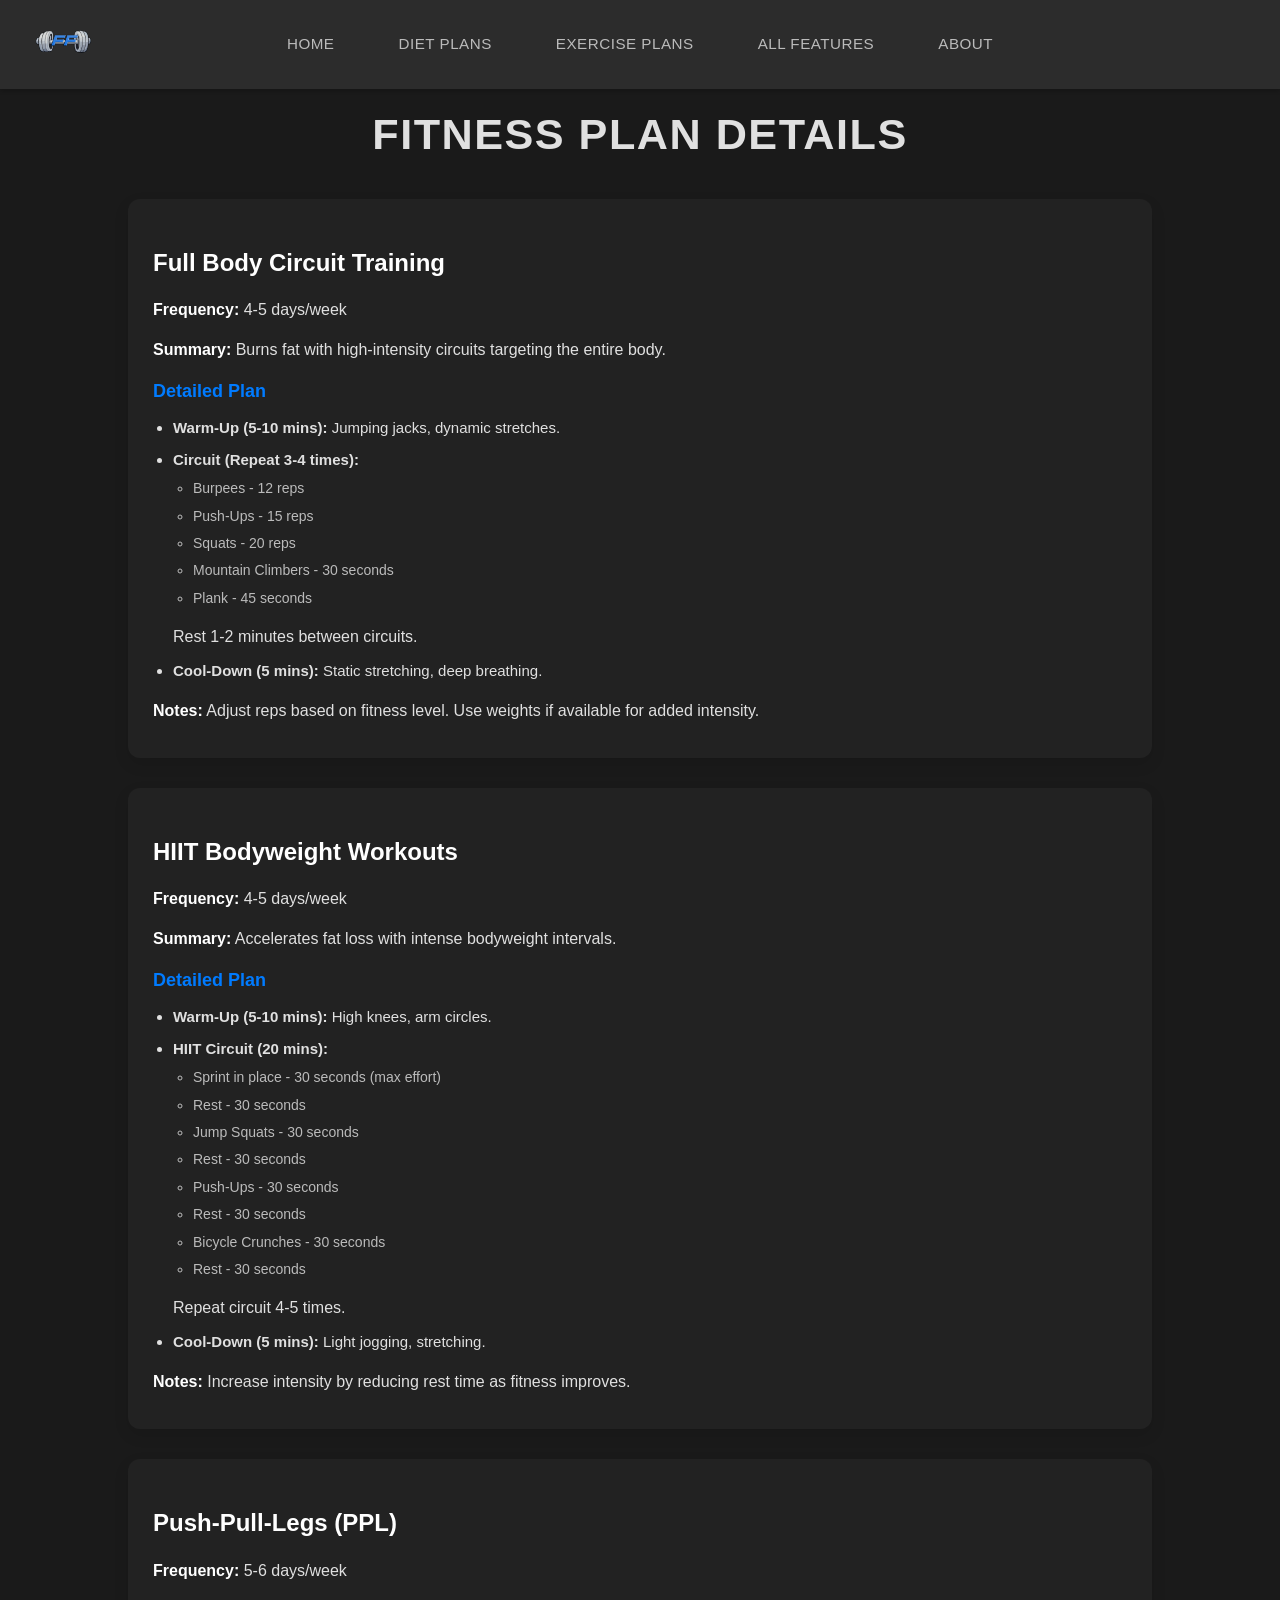
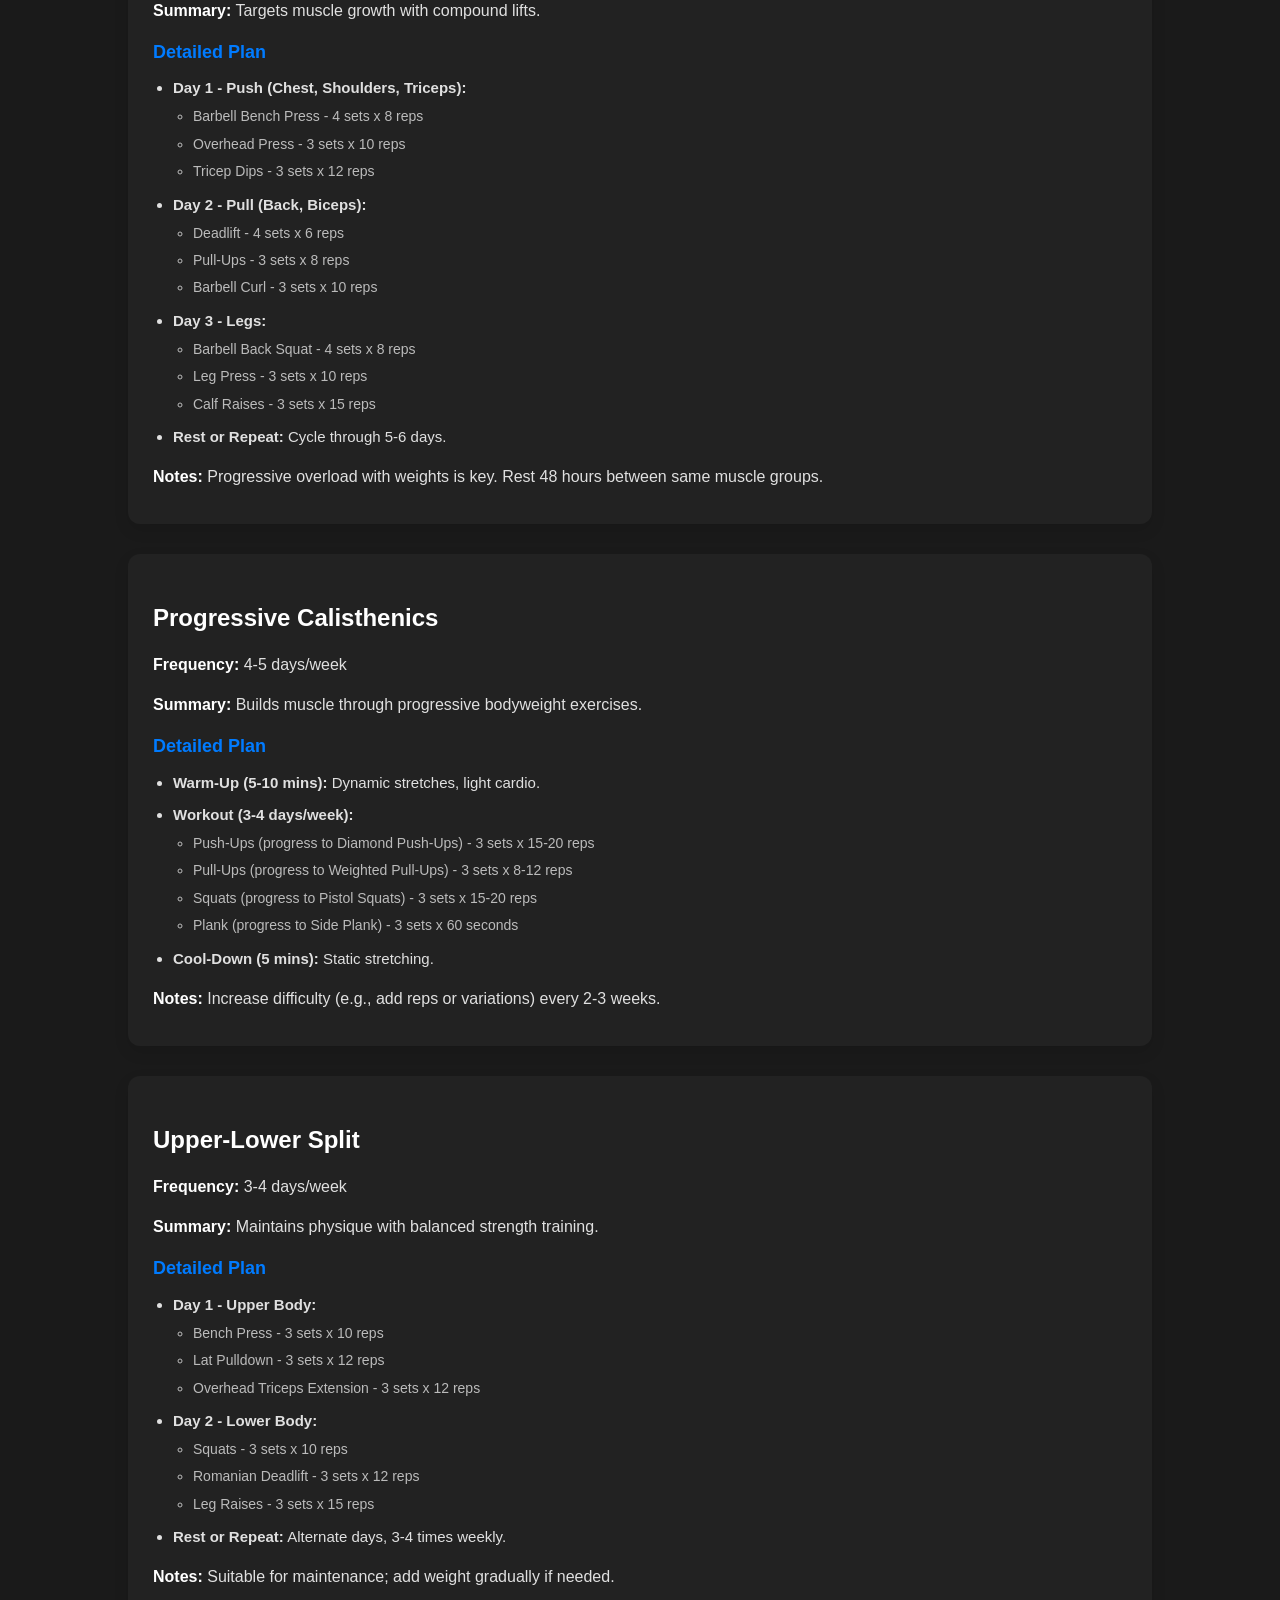
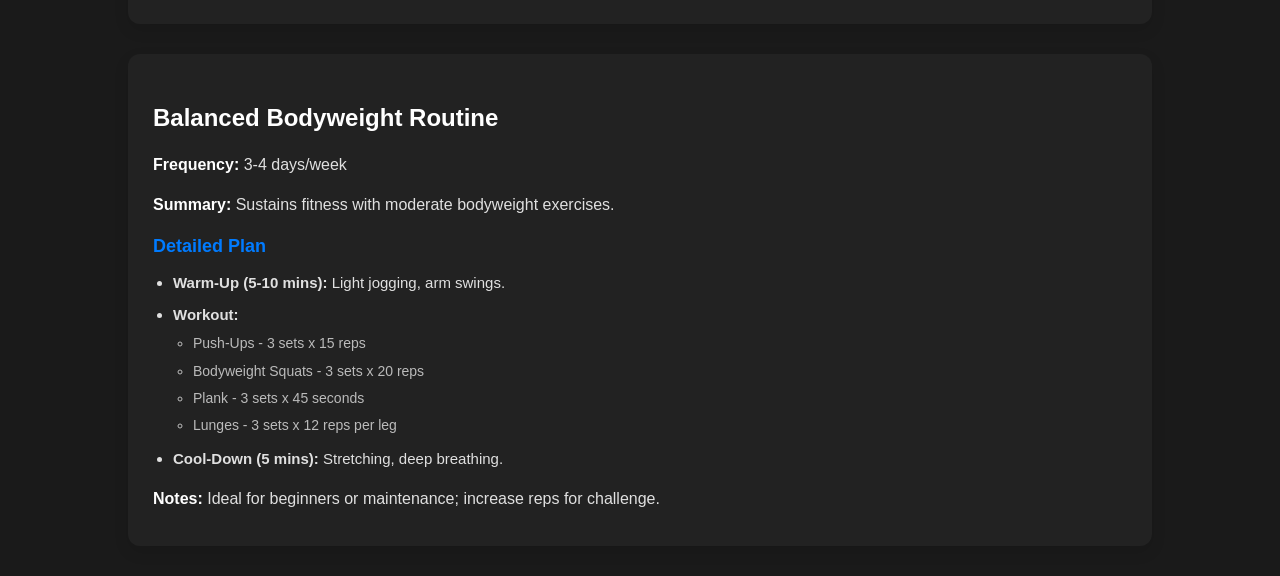
<file: FitnessPlanner/FitnessPlanDetails.html>
<!DOCTYPE html>
<html lang="en">
<head>
    <meta charset="UTF-8">
    <meta name="viewport" content="width=device-width, initial-scale=1.0">
    <title>Fitness Plan Details</title>
    <link rel="stylesheet" href="FitnessPlanDetails.css"> <!-- Updated CSS file -->
</head>
<body>
    <nav class="navbar">
        <div class="logo">
            <img src="images/FFlogo.png" alt="Logo">
        </div>
        <ul class="nav-links">
            <li><a href="index.html">Home</a></li>
            <li><a href="DietPlans.html">Diet Plans</a></li>
            <li><a href="ExercisePlans.html">Exercise Plans</a></li>
            <li class="dropdown">
                <a class="dropbtn">All Features</a>
                <ul class="dropdown-content">
                    <li><a href="index.html#fitness-planner">Fitness Planner</a></li>
                    <li><a href="OneRepMaxCalculator.html">1RM Calc</a></li>
                    <li><a href="StrengthLevelCalculator.html">Strength Level Calc</a></li>
                    <li><a href="BMICalculator.html">BMI Calc</a></li>
                    <li><a href="BodyFatCalculator.html">Body Fat Calculator</a></li>
                </ul>
            </li>
            <li><a href="about.html">About</a></li>
        </ul>
        <div class="spacer"></div>
    </nav>
    
    <h1 style="text-align: center; margin-top: 20px;">Fitness Plan Details</h1>

    <!-- Fitness Plan Sections -->
    <div class="plans-container">
        <!-- Full Body Circuit Training -->
        <div class="plan-section" id="full-body-circuit-training">
            <h2>Full Body Circuit Training</h2>
            <p><strong>Frequency:</strong> 4-5 days/week</p>
            <p><strong>Summary:</strong> Burns fat with high-intensity circuits targeting the entire body.</p>
            <h3>Detailed Plan</h3>
            <ul>
                <li><strong>Warm-Up (5-10 mins):</strong> Jumping jacks, dynamic stretches.</li>
                <li><strong>Circuit (Repeat 3-4 times):</strong>
                    <ul>
                        <li>Burpees - 12 reps</li>
                        <li>Push-Ups - 15 reps</li>
                        <li>Squats - 20 reps</li>
                        <li>Mountain Climbers - 30 seconds</li>
                        <li>Plank - 45 seconds</li>
                    </ul>
                    <p>Rest 1-2 minutes between circuits.</p>
                </li>
                <li><strong>Cool-Down (5 mins):</strong> Static stretching, deep breathing.</li>
            </ul>
            <p><strong>Notes:</strong> Adjust reps based on fitness level. Use weights if available for added intensity.</p>
        </div>

        <!-- HIIT Bodyweight Workouts -->
        <div class="plan-section" id="hiit-bodyweight-workouts">
            <h2>HIIT Bodyweight Workouts</h2>
            <p><strong>Frequency:</strong> 4-5 days/week</p>
            <p><strong>Summary:</strong> Accelerates fat loss with intense bodyweight intervals.</p>
            <h3>Detailed Plan</h3>
            <ul>
                <li><strong>Warm-Up (5-10 mins):</strong> High knees, arm circles.</li>
                <li><strong>HIIT Circuit (20 mins):</strong>
                    <ul>
                        <li>Sprint in place - 30 seconds (max effort)</li>
                        <li>Rest - 30 seconds</li>
                        <li>Jump Squats - 30 seconds</li>
                        <li>Rest - 30 seconds</li>
                        <li>Push-Ups - 30 seconds</li>
                        <li>Rest - 30 seconds</li>
                        <li>Bicycle Crunches - 30 seconds</li>
                        <li>Rest - 30 seconds</li>
                    </ul>
                    <p>Repeat circuit 4-5 times.</p>
                </li>
                <li><strong>Cool-Down (5 mins):</strong> Light jogging, stretching.</li>
            </ul>
            <p><strong>Notes:</strong> Increase intensity by reducing rest time as fitness improves.</p>
        </div>

        <!-- Push-Pull-Legs (PPL) -->
        <div class="plan-section" id="push-pull-legs">
            <h2>Push-Pull-Legs (PPL)</h2>
            <p><strong>Frequency:</strong> 5-6 days/week</p>
            <p><strong>Summary:</strong> Targets muscle growth with compound lifts.</p>
            <h3>Detailed Plan</h3>
            <ul>
                <li><strong>Day 1 - Push (Chest, Shoulders, Triceps):</strong>
                    <ul>
                        <li>Barbell Bench Press - 4 sets x 8 reps</li>
                        <li>Overhead Press - 3 sets x 10 reps</li>
                        <li>Tricep Dips - 3 sets x 12 reps</li>
                    </ul>
                </li>
                <li><strong>Day 2 - Pull (Back, Biceps):</strong>
                    <ul>
                        <li>Deadlift - 4 sets x 6 reps</li>
                        <li>Pull-Ups - 3 sets x 8 reps</li>
                        <li>Barbell Curl - 3 sets x 10 reps</li>
                    </ul>
                </li>
                <li><strong>Day 3 - Legs:</strong>
                    <ul>
                        <li>Barbell Back Squat - 4 sets x 8 reps</li>
                        <li>Leg Press - 3 sets x 10 reps</li>
                        <li>Calf Raises - 3 sets x 15 reps</li>
                    </ul>
                </li>
                <li><strong>Rest or Repeat:</strong> Cycle through 5-6 days.</li>
            </ul>
            <p><strong>Notes:</strong> Progressive overload with weights is key. Rest 48 hours between same muscle groups.</p>
        </div>

        <!-- Progressive Calisthenics -->
        <div class="plan-section" id="progressive-calisthenics">
            <h2>Progressive Calisthenics</h2>
            <p><strong>Frequency:</strong> 4-5 days/week</p>
            <p><strong>Summary:</strong> Builds muscle through progressive bodyweight exercises.</p>
            <h3>Detailed Plan</h3>
            <ul>
                <li><strong>Warm-Up (5-10 mins):</strong> Dynamic stretches, light cardio.</li>
                <li><strong>Workout (3-4 days/week):</strong>
                    <ul>
                        <li>Push-Ups (progress to Diamond Push-Ups) - 3 sets x 15-20 reps</li>
                        <li>Pull-Ups (progress to Weighted Pull-Ups) - 3 sets x 8-12 reps</li>
                        <li>Squats (progress to Pistol Squats) - 3 sets x 15-20 reps</li>
                        <li>Plank (progress to Side Plank) - 3 sets x 60 seconds</li>
                    </ul>
                </li>
                <li><strong>Cool-Down (5 mins):</strong> Static stretching.</li>
            </ul>
            <p><strong>Notes:</strong> Increase difficulty (e.g., add reps or variations) every 2-3 weeks.</p>
        </div>

        <!-- Upper-Lower Split -->
        <div class="plan-section" id="upper-lower-split">
            <h2>Upper-Lower Split</h2>
            <p><strong>Frequency:</strong> 3-4 days/week</p>
            <p><strong>Summary:</strong> Maintains physique with balanced strength training.</p>
            <h3>Detailed Plan</h3>
            <ul>
                <li><strong>Day 1 - Upper Body:</strong>
                    <ul>
                        <li>Bench Press - 3 sets x 10 reps</li>
                        <li>Lat Pulldown - 3 sets x 12 reps</li>
                        <li>Overhead Triceps Extension - 3 sets x 12 reps</li>
                    </ul>
                </li>
                <li><strong>Day 2 - Lower Body:</strong>
                    <ul>
                        <li>Squats - 3 sets x 10 reps</li>
                        <li>Romanian Deadlift - 3 sets x 12 reps</li>
                        <li>Leg Raises - 3 sets x 15 reps</li>
                    </ul>
                </li>
                <li><strong>Rest or Repeat:</strong> Alternate days, 3-4 times weekly.</li>
            </ul>
            <p><strong>Notes:</strong> Suitable for maintenance; add weight gradually if needed.</p>
        </div>

        <!-- Balanced Bodyweight Routine -->
        <div class="plan-section" id="balanced-bodyweight-routine">
            <h2>Balanced Bodyweight Routine</h2>
            <p><strong>Frequency:</strong> 3-4 days/week</p>
            <p><strong>Summary:</strong> Sustains fitness with moderate bodyweight exercises.</p>
            <h3>Detailed Plan</h3>
            <ul>
                <li><strong>Warm-Up (5-10 mins):</strong> Light jogging, arm swings.</li>
                <li><strong>Workout:</strong>
                    <ul>
                        <li>Push-Ups - 3 sets x 15 reps</li>
                        <li>Bodyweight Squats - 3 sets x 20 reps</li>
                        <li>Plank - 3 sets x 45 seconds</li>
                        <li>Lunges - 3 sets x 12 reps per leg</li>
                    </ul>
                </li>
                <li><strong>Cool-Down (5 mins):</strong> Stretching, deep breathing.</li>
            </ul>
            <p><strong>Notes:</strong> Ideal for beginners or maintenance; increase reps for challenge.</p>
        </div>
    </div>

    <script>
        // Simple script to handle smooth scrolling to sections
        document.querySelectorAll('a[href^="#"]').forEach(anchor => {
            anchor.addEventListener('click', function (e) {
                e.preventDefault();
                document.querySelector(this.getAttribute('href')).scrollIntoView({
                    behavior: 'smooth'
                });
            });
        });
    </script>
</body>
</html>
</file>
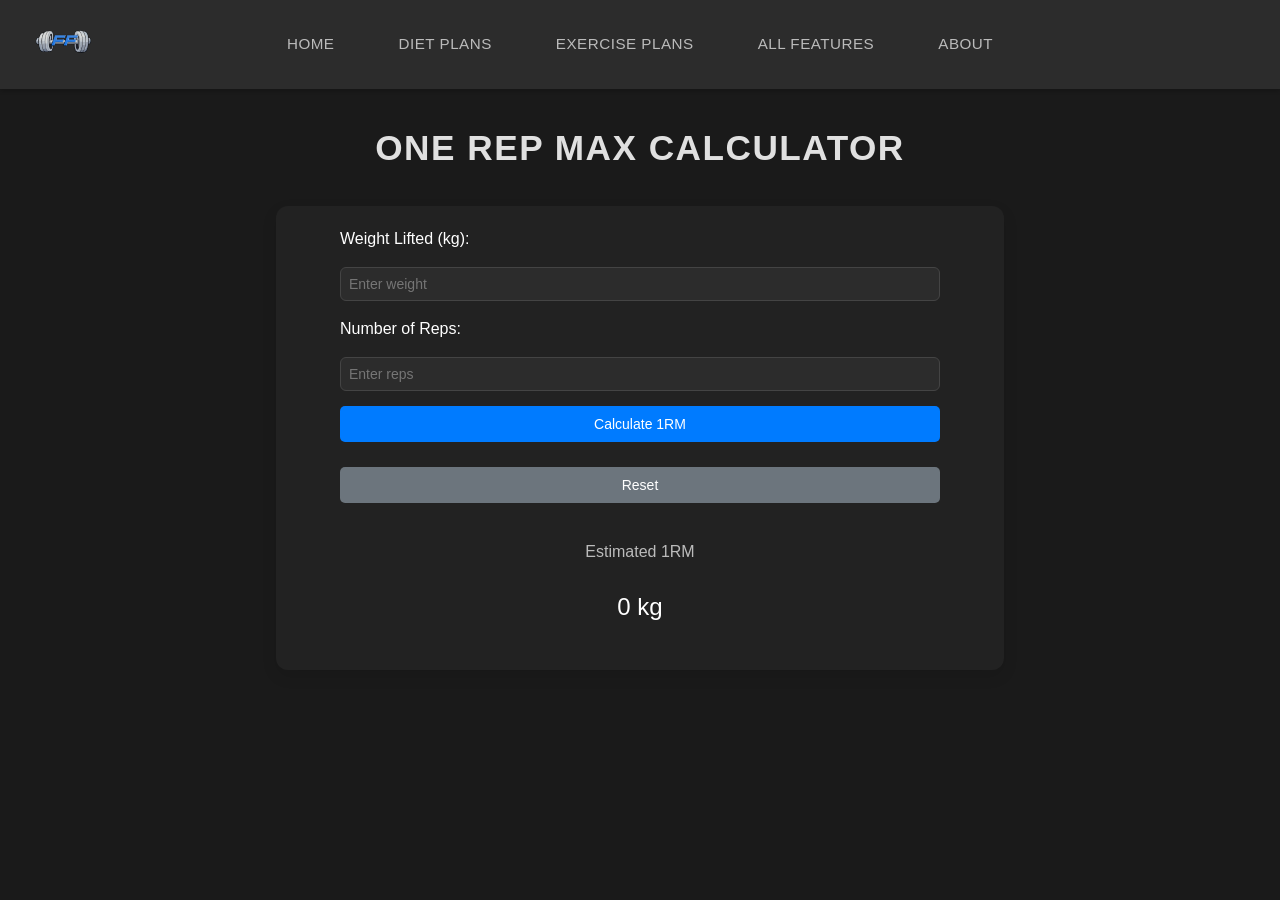
<file: FitnessPlanner/OneRepMaxCalculator.html>
<!DOCTYPE html>
<html lang="en">
<head>
    <meta charset="UTF-8">
    <meta name="viewport" content="width=device-width, initial-scale=1.0">
    <title>One Rep Max Calculator</title>
    <link rel="stylesheet" href="OneRepMaxCalculator.css">
</head>
<body>
    <nav class="navbar">
        <div class="logo">
            <img src="images/FFlogo.png" alt="Logo">
        </div>
        <ul class="nav-links">
            <li><a href="index.html">Home</a></li>
            <li><a href="DietPlans.html">Diet Plans</a></li>
            <li><a href="ExercisePlans.html">Exercise Plans</a></li>
            <li class="dropdown">
                <a class="dropbtn">All Features</a>
                <ul class="dropdown-content">
                    <li><a href="index.html#fitness-planner">Fitness Planner</a></li>
                    <li><a href="OneRepMaxCalculator.html">1Rep Max Calculator</a></li>
                    <li><a href="StrengthLevelCalculator.html">Strength Level Calculator</a></li>
                    <li><a href="BMICalculator.html">BMI Calculator</a></li>
                    <li><a href="BodyFatCalculator.html">Body Fat Calculator</a></li>
                </ul>
            </li>
            <li><a href="about.html">About</a></li>
        </ul>
        <div class="spacer"></div>
    </nav>

    <h1 style="text-align: center; margin-top: 40px;">One Rep Max Calculator</h1> <!-- Increased margin-top from 20px to 40px -->

    <div class="calculator-container">
        <div class="input-section">
            <label for="weight">Weight Lifted (kg):</label>
            <input type="number" id="weight" min="0" placeholder="Enter weight" required>

            <label for="reps">Number of Reps:</label>
            <input type="number" id="reps" min="1" placeholder="Enter reps" required>

            <button id="calculate-btn">Calculate 1RM</button>
            <button id="reset-btn">Reset</button>
        </div>
        <div class="result-section">
            <h3 class="result-label">Estimated 1RM</h3> <!-- Added class for styling -->
            <p id="result">0 kg</p>
        </div>
    </div>

    <script>
        // One Rep Max Calculation (Epley Formula)
        document.getElementById('calculate-btn').addEventListener('click', () => {
            const weight = parseFloat(document.getElementById('weight').value);
            const reps = parseInt(document.getElementById('reps').value);
            const resultElement = document.getElementById('result');

            if (isNaN(weight) || isNaN(reps) || weight <= 0 || reps < 1) {
                resultElement.textContent = 'Please enter valid values (weight > 0, reps >= 1)';
                return;
            }

            // Epley Formula: 1RM = weight × (1 + reps / 30)
            const oneRepMax = weight * (1 + reps / 30);
            resultElement.textContent = `${oneRepMax.toFixed(2)} kg`;
        });

        // Reset Functionality
        document.getElementById('reset-btn').addEventListener('click', () => {
            document.getElementById('weight').value = '';
            document.getElementById('reps').value = '';
            document.getElementById('result').textContent = '0 kg';
        });
    </script>
</body>
</html>
</file>
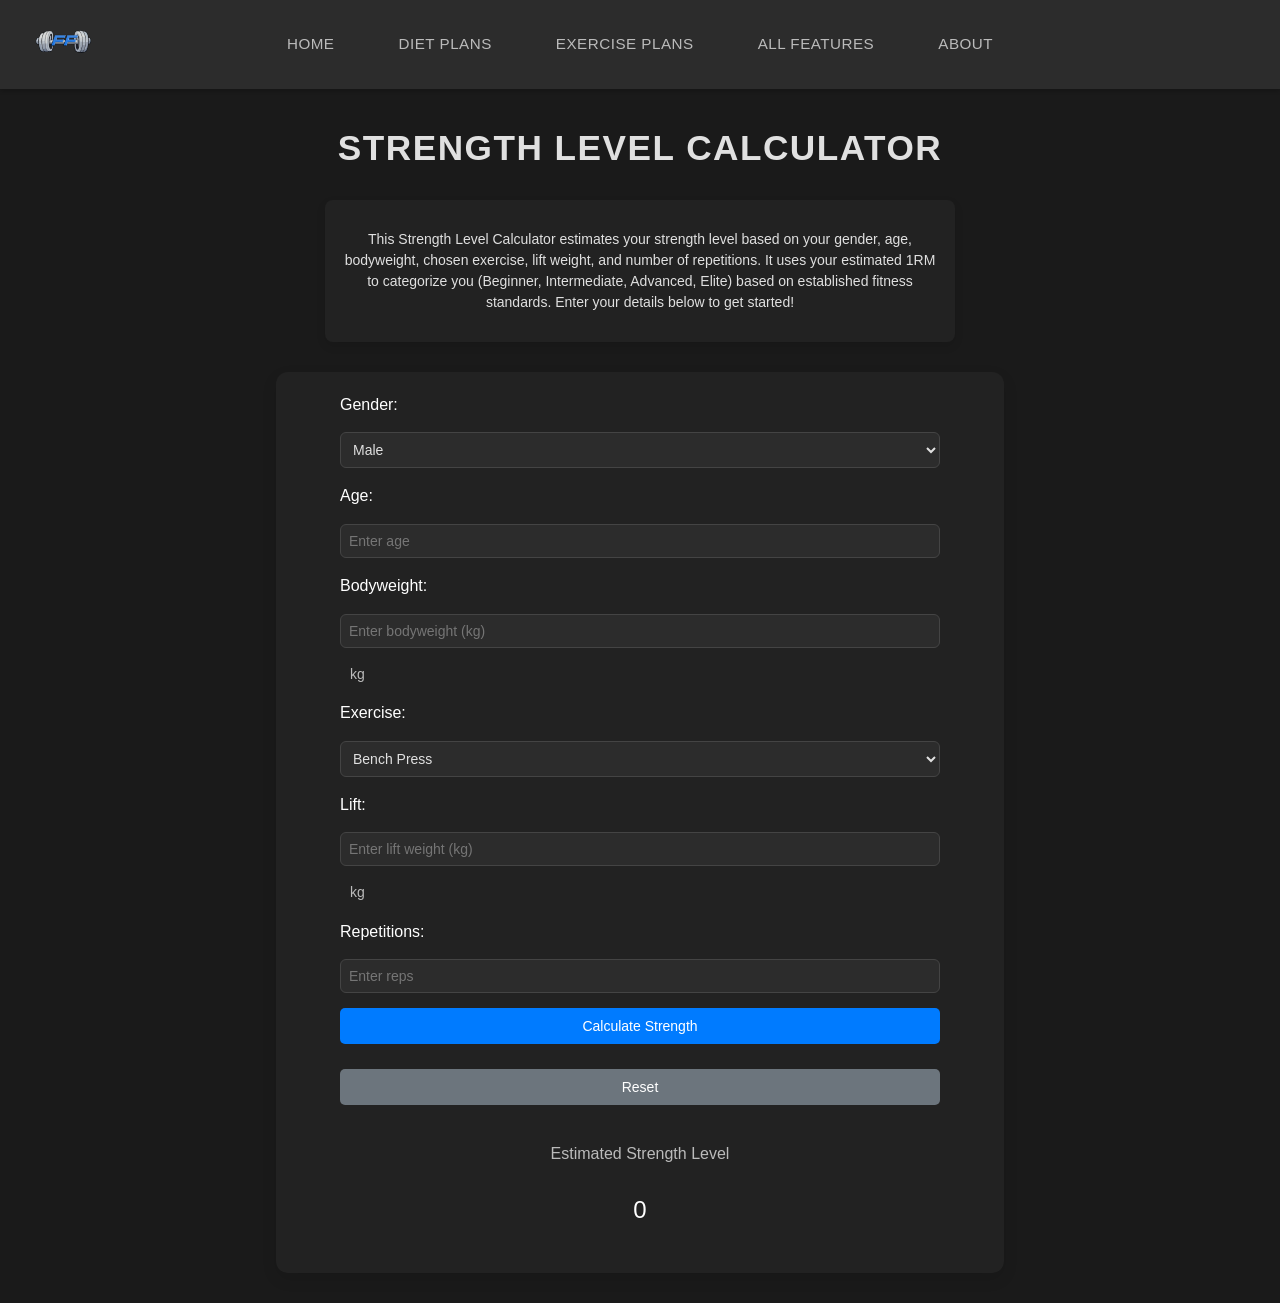
<file: FitnessPlanner/StrengthLevelCalculator.html>
<!DOCTYPE html>
<html lang="en">
<head>
    <meta charset="UTF-8">
    <meta name="viewport" content="width=device-width, initial-scale=1.0">
    <title>Strength Level Calculator</title>
    <link rel="stylesheet" href="StrengthLevelCalculator.css">
</head>
<body>
    <nav class="navbar">
        <div class="logo">
            <img src="images/FFlogo.png" alt="Logo">
        </div>
        <ul class="nav-links">
            <li><a href="index.html">Home</a></li>
            <li><a href="DietPlans.html">Diet Plans</a></li>
            <li><a href="ExercisePlans.html">Exercise Plans</a></li>
            <li class="dropdown">
                <a class="dropbtn">All Features</a>
                <ul class="dropdown-content">
                    <li><a href="index.html#fitness-planner">Fitness Planner</a></li>
                    <li><a href="OneRepMaxCalculator.html">1Rep Max Calculator</a></li>
                    <li><a href="StrengthLevelCalculator.html">Strength Level Calculator</a></li>
                    <li><a href="BMICalculator.html">BMI Calculator</a></li>
                    <li><a href="BodyFatCalculator.html">Body Fat Calculator</a></li>
                </ul>
            </li>
            <li><a href="about.html">About</a></li>
        </ul>
        <div class="spacer"></div>
    </nav>

    <h1 style="text-align: center; margin-top: 40px;">Strength Level Calculator</h1>

    <div class="description">
        <p>This Strength Level Calculator estimates your strength level based on your gender, age, bodyweight, chosen exercise, lift weight, and number of repetitions. It uses your estimated 1RM to categorize you (Beginner, Intermediate, Advanced, Elite) based on established fitness standards. Enter your details below to get started!</p>
    </div>

    <div class="calculator-container">
        <div class="input-section">
            <label for="gender">Gender:</label>
            <select id="gender" required>
                <option value="male">Male</option>
                <option value="female">Female</option>
            </select>

            <label for="age">Age:</label>
            <input type="number" id="age" min="10" max="100" placeholder="Enter age" required>

            <label for="bodyweight">Bodyweight:</label>
            <input type="number" id="bodyweight" min="0" placeholder="Enter bodyweight (kg)" required> <span>kg</span>

            <label for="exercise">Exercise:</label>
            <select id="exercise" required>
                <option value="benchpress">Bench Press</option>
                <option value="squat">Squat</option>
                <option value="deadlift">Deadlift</option>
            </select>

            <label for="lift">Lift:</label>
            <input type="number" id="lift" min="0" placeholder="Enter lift weight (kg)" required> <span>kg</span>

            <label for="repetitions">Repetitions:</label>
            <input type="number" id="repetitions" min="1" placeholder="Enter reps" required>

            <button id="calculate-btn">Calculate Strength</button>
            <button id="reset-btn">Reset</button>
        </div>
        <div class="result-section">
            <h3 class="result-label">Estimated Strength Level</h3>
            <p id="result">0</p>
            <p id="interpretation" class="interpretation-text"></p>
        </div>
    </div>

    <script>
        // Strength Level Calculation (Using Epley Formula for 1RM)
        document.getElementById('calculate-btn').addEventListener('click', () => {
            const gender = document.getElementById('gender').value;
            const age = parseInt(document.getElementById('age').value);
            const bodyweight = parseFloat(document.getElementById('bodyweight').value);
            const exercise = document.getElementById('exercise').value;
            const lift = parseFloat(document.getElementById('lift').value);
            const reps = parseInt(document.getElementById('repetitions').value);
            const resultElement = document.getElementById('result');
            const interpretationElement = document.getElementById('interpretation');

            // Validation
            if (isNaN(age) || isNaN(bodyweight) || isNaN(lift) || isNaN(reps) || age < 10 || age > 100 || bodyweight <= 0 || lift <= 0 || reps < 1) {
                resultElement.textContent = 'Please enter valid values (age 10-100, weight > 0, reps >= 1)';
                interpretationElement.textContent = '';
                return;
            }

            // Epley Formula: 1RM = weight × (1 + reps / 30)
            const oneRepMax = lift * (1 + reps / 30);
            let genderFactor = (gender === 'male') ? 1.1 : 1.0; // Moderate male boost
            let ageFactor = (age < 25) ? 1.0 : 1 - ((age - 25) / 200); // No penalty for under 25
            let strengthRatio = oneRepMax / bodyweight; // 1RM relative to bodyweight

            // Adjust strength ratio based on exercise (approximate standards)
            let adjustedRatio = strengthRatio;
            if (exercise === 'benchpress') adjustedRatio *= 0.9; // Bench is typically lower ratio
            if (exercise === 'deadlift') adjustedRatio *= 1.1; // Deadlift often higher ratio

            // Strength Level based on bodyweight multiples (approximate standards)
            let strengthLevel = '';
            if (adjustedRatio < 1.0) {
                strengthLevel = 'Beginner';
            } else if (adjustedRatio < 1.5) {
                strengthLevel = 'Intermediate';
            } else if (adjustedRatio < 2.0) {
                strengthLevel = 'Advanced';
            } else {
                strengthLevel = 'Elite';
            }

            const strengthScore = oneRepMax * genderFactor * ageFactor; // Estimated 1RM as score
            resultElement.textContent = `${strengthScore.toFixed(2)} kg (Estimated 1RM)`;

            interpretationElement.textContent = `Your strength level is: ${strengthLevel}. ${getInterpretation(strengthLevel, exercise)}`;
        });

        // Reset Functionality
        document.getElementById('reset-btn').addEventListener('click', () => {
            document.getElementById('gender').value = 'male';
            document.getElementById('age').value = '';
            document.getElementById('bodyweight').value = '';
            document.getElementById('exercise').value = 'benchpress';
            document.getElementById('lift').value = '';
            document.getElementById('repetitions').value = '';
            document.getElementById('result').textContent = '0';
            document.getElementById('interpretation').textContent = '';
        });

        // Function to provide interpretation based on strength level and exercise
        function getInterpretation(level, exercise) {
            const tips = {
                'Beginner': `Focus on form and consistency. For ${exercise}, aim to lift ~1x your bodyweight.`,
                'Intermediate': `Good progress! Refine technique and target ~1.5x bodyweight for ${exercise}.`,
                'Advanced': `Excellent strength! You're at ~2x bodyweight for ${exercise}—consider advanced training.`,
                'Elite': `Elite level! You exceed 2x bodyweight for ${exercise}—explore competitive lifting.`
            };
            return tips[level] || '';
        }
    </script>
</body>
</html>
</file>
<file: FitnessPlanner/about.css>
/* Reset and Base Styles */
body {
    margin: 0;
    font-family: 'Poppins', -apple-system, BlinkMacSystemFont, 'Segoe UI', Roboto, sans-serif;
    background-color: #1a1a1a;
    color: #e0e0e0;
    line-height: 1.6;
    font-size: 16px;
    padding-top: 80px; /* Add padding to account for fixed navbar */
}

/* Navigation Bar */
.navbar {
    display: flex;
    align-items: center;
    padding: 0.5rem 2rem;
    background-color: #2c2c2c;
    box-shadow: 0 2px 4px rgba(0, 0, 0, 0.2);
    position: fixed;
    width: 100%;
    top: 0;
    z-index: 1000;
    box-sizing: border-box;
}

.logo {
    width: 65px;
}

.logo img {
    height: 65px;
    width: auto;
}

.nav-links {
    list-style: none;
    display: flex;
    margin: 0;
    padding: 0;
    gap: 2rem;
    flex: 1;
    justify-content: center;
}

.nav-links li {
    display: flex;
    align-items: center;
}

.nav-links a {
    color: #bbb;
    text-decoration: none;
    font-weight: 500;
    font-size: 0.95rem;
    padding: 0.5rem 1rem;
    border-radius: 5px;
    transition: all 0.3s ease;
    text-transform: uppercase;
    letter-spacing: 0.5px;
    white-space: nowrap;
}

.nav-links a:hover {
    color: #fff;
    background-color: #007bff;
}

/* Dropdown Styles */
.dropdown {
    position: relative;
}

.dropdown-content {
    display: none;
    position: absolute;
    background-color: #333;
    min-width: 200px;
    box-shadow: 0 8px 16px rgba(0,0,0,0.2);
    z-index: 1;
    border-radius: 5px;
    top: 100%;
    left: 50%;
    transform: translateX(-50%);
    padding: 0;
}

.dropdown-content a {
    color: #bbb;
    padding: 12px 16px;
    text-decoration: none;
    display: block;
    transition: all 0.3s ease;
    text-transform: uppercase;
    letter-spacing: 0.5px;
    font-size: 0.85rem;
    text-align: center;
}

.dropdown-content a:hover {
    background-color: #007bff;
    color: #fff;
}

.dropdown:hover .dropdown-content {
    display: block;
}

.spacer {
    width: 65px;
}
/* Main Heading */
h1 {
    text-align: center;
    margin: 100px 0 40px;
    font-size: 2.7rem;
    font-weight: 700;
    letter-spacing: 1.5px;
    text-transform: uppercase;
    color: #e0e0e0;
    text-shadow: 0 2px 4px rgba(0, 0, 0, 0.3); /* Subtle shadow for depth */
}

/* About Container */
.about-container {
    max-width: 1200px;
    margin: 0 auto;
    padding: 0 5%;
}

/* About Sections */
.about-section {
    background: #222;
    border-radius: 12px;
    box-shadow: 0 6px 15px rgba(0, 0, 0, 0.1);
    padding: 30px;
    margin-bottom: 40px;
    transition: all 0.3s ease-in-out;
    overflow: hidden; /* Prevents content overflow */
}

.about-section:hover {
    transform: translateY(-5px);
    box-shadow: 0 10px 25px rgba(0, 0, 0, 0.2);
}

.about-section h2 {
    color: #007bff;
    font-size: 28px;
    font-weight: 600;
    margin-bottom: 20px;
    text-transform: uppercase;
    letter-spacing: 1px;
    border-bottom: 2px solid #007bff;
    padding-bottom: 10px;
    display: inline-block;
}

.about-section p {
    font-size: 16px;
    line-height: 1.8;
    color: #e0e0e0;
    margin-bottom: 15px;
}

.about-section p strong {
    color: #fff;
    font-weight: 500;
}

.about-section ul {
    list-style-type: disc;
    padding-left: 25px;
    margin-bottom: 15px;
}

.about-section ul li {
    font-size: 15px;
    color: #bbb;
    margin-bottom: 10px;
}

.about-section a {
    color: #007bff;
    text-decoration: none;
    font-weight: 400;
    transition: color 0.3s ease;
}

.about-section a:hover {
    color: #0056b3;
    text-decoration: underline;
}

/* Responsive Design */
@media screen and (max-width: 768px) {
    h1 {
        font-size: 2rem;
        margin: 20px 0 30px;
    }

    .about-section {
        padding: 20px;
        margin-bottom: 30px;
    }

    .about-section h2 {
        font-size: 22px;
    }

    .about-section p {
        font-size: 14px;
    }

    .about-section ul li {
        font-size: 14px;
    }
}

@media screen and (max-width: 480px){
    .navbar {
        padding: 5px 10px;
}
}

.logo img {
    height: 50px;
}
</file>
<file: FitnessPlanner/BMICalculator.css>
/* Reset and Base Styles */
body {
    margin: 0;
    font-family: 'Poppins', -apple-system, BlinkMacSystemFont, 'Segoe UI', Roboto, sans-serif;
    background-color: #1a1a1a;
    color: #e0e0e0;
    line-height: 1.6;
    font-size: 16px;
}

/* Navigation Bar */
.navbar {
    display: flex;
    align-items: center;
    padding: 0.5rem 2rem;
    background-color: #2c2c2c;
    box-shadow: 0 2px 4px rgba(0, 0, 0, 0.2);
    position: fixed;
    width: 100%;
    top: 0;
    z-index: 1000;
    box-sizing: border-box;
}

.logo {
    width: 65px;
}

.logo img {
    height: 65px;
    width: auto;
}

.nav-links {
    list-style: none;
    display: flex;
    margin: 0;
    padding: 0;
    gap: 2rem;
    flex: 1;
    justify-content: center;
}

.nav-links li {
    display: flex;
    align-items: center;
}

.nav-links a {
    color: #bbb;
    text-decoration: none;
    font-weight: 500;
    font-size: 0.95rem;
    padding: 0.5rem 1rem;
    border-radius: 5px;
    transition: all 0.3s ease;
    text-transform: uppercase;
    letter-spacing: 0.5px;
    white-space: nowrap;
}

.nav-links a:hover {
    color: #fff;
    background-color: #007bff;
}

/* Dropdown Styles */
.dropdown {
    position: relative;
}

.dropdown-content {
    display: none;
    position: absolute;
    background-color: #333;
    min-width: 200px;
    box-shadow: 0 8px 16px rgba(0,0,0,0.2);
    z-index: 1;
    border-radius: 5px;
    top: 100%;
    left: 50%;
    transform: translateX(-50%);
    padding: 0;
}

.dropdown-content a {
    color: #bbb;
    padding: 12px 16px;
    text-decoration: none;
    display: block;
    transition: all 0.3s ease;
    text-transform: uppercase;
    letter-spacing: 0.5px;
    font-size: 0.85rem;
    text-align: center;
}

.dropdown-content a:hover {
    background-color: #007bff;
    color: #fff;
}

.dropdown:hover .dropdown-content {
    display: block;
}

.spacer {
    width: 65px;
}

/* Main Content */
h1 {
    text-align: center;
    margin-top: 120px; /* Consistent spacing from navbar */
    font-size: 2.2rem; /* Reduced for balance */
    font-weight: 700;
    letter-spacing: 1.5px;
    text-transform: uppercase;
    color: #e0e0e0; /* Dark mode text */
}

/* Description */
.description {
    max-width: 600px;
    margin: 20px auto;
    padding: 15px;
    background: #222;
    border-radius: 8px;
    box-shadow: 0 4px 10px rgba(0, 0, 0, 0.1);
    text-align: center;
    font-size: 14px;
    line-height: 1.5;
}

/* Calculator Container */
.calculator-container {
    max-width: 600px;
    margin: 30px auto;
    padding: 20px 5%;
    background: #222;
    border-radius: 12px;
    box-shadow: 0 6px 15px rgba(0, 0, 0, 0.1);
    display: flex;
    flex-direction: column;
    gap: 20px;
}

.input-section {
    display: flex;
    flex-direction: column;
    gap: 15px;
}

.input-section label {
    font-size: 16px;
    font-weight: 500;
    color: #fff;
}

.input-section input {
    padding: 8px;
    font-size: 14px;
    border: 1px solid #444;
    border-radius: 6px;
    background-color: #2c2c2c;
    color: #e0e0e0;
    width: 100%;
    box-sizing: border-box;
}

.input-section span {
    margin-left: 10px;
    font-size: 14px;
    color: #bbb;
}

#calculate-btn, #reset-btn {
    padding: 10px;
    font-size: 14px;
    border: none;
    border-radius: 5px;
    cursor: pointer;
    transition: all 0.3s ease;
}

#calculate-btn {
    background-color: #007bff;
    color: #fff;
    width: 100%;
}

#calculate-btn:hover {
    background-color: #0056b3;
    transform: scale(1.05);
}

#reset-btn {
    background-color: #6c757d;
    color: #fff;
    margin-top: 10px;
    width: 100%;
}

#reset-btn:hover {
    background-color: #5a6268;
    transform: scale(1.05);
}

.result-section {
    text-align: center;
}

.result-label {
    font-size: 16px; /* Reduced for balance */
    font-weight: 400;
    color: #bbb; /* Lighter to make it less prominent */
    margin-bottom: 5px;
}

.result-section p {
    font-size: 24px; /* Stands out more */
    font-weight: 500;
    color: #fff;
}

.interpretation-text {
    font-size: 14px;
    color: #bbb;
    margin-top: 10px;
    line-height: 1.5;
}
</file>
<file: FitnessPlanner/BodyFatCalculator.css>
/* Reset and Base Styles */
body {
    margin: 0;
    font-family: 'Poppins', -apple-system, BlinkMacSystemFont, 'Segoe UI', Roboto, sans-serif;
    background-color: #1a1a1a;
    color: #e0e0e0;
    line-height: 1.6;
    font-size: 16px;
}

/* Navigation Bar */
.navbar {
    display: flex;
    align-items: center;
    padding: 0.5rem 2rem;
    background-color: #2c2c2c;
    box-shadow: 0 2px 4px rgba(0, 0, 0, 0.2);
    position: fixed;
    width: 100%;
    top: 0;
    z-index: 1000;
    box-sizing: border-box;
}

.logo {
    width: 65px;
}

.logo img {
    height: 65px;
    width: auto;
}

.nav-links {
    list-style: none;
    display: flex;
    margin: 0;
    padding: 0;
    gap: 2rem;
    flex: 1;
    justify-content: center;
}

.nav-links li {
    display: flex;
    align-items: center;
}

.nav-links a {
    color: #bbb;
    text-decoration: none;
    font-weight: 500;
    font-size: 0.95rem;
    padding: 0.5rem 1rem;
    border-radius: 5px;
    transition: all 0.3s ease;
    text-transform: uppercase;
    letter-spacing: 0.5px;
    white-space: nowrap;
}

.nav-links a:hover {
    color: #fff;
    background-color: #007bff;
}

/* Dropdown Styles */
.dropdown {
    position: relative;
}

.dropdown-content {
    display: none;
    position: absolute;
    background-color: #333;
    min-width: 200px;
    box-shadow: 0 8px 16px rgba(0,0,0,0.2);
    z-index: 1;
    border-radius: 5px;
    top: 100%;
    left: 50%;
    transform: translateX(-50%);
    padding: 0;
}

.dropdown-content a {
    color: #bbb;
    padding: 12px 16px;
    text-decoration: none;
    display: block;
    transition: all 0.3s ease;
    text-transform: uppercase;
    letter-spacing: 0.5px;
    font-size: 0.85rem;
    text-align: center;
}

.dropdown-content a:hover {
    background-color: #007bff;
    color: #fff;
}

.dropdown:hover .dropdown-content {
    display: block;
}

.spacer {
    width: 65px;
}
/* Main Content */
h1 {
    text-align: center;
    margin-top: 110px;
    font-size: 2.2rem;
    font-weight: 700;
    letter-spacing: 1.5px;
    text-transform: uppercase;
    color: #e0e0e0;
}

/* Description */
.description {
    max-width: 600px;
    margin: 20px auto;
    padding: 15px;
    background: #222;
    border-radius: 8px;
    box-shadow: 0 4px 10px rgba(0, 0, 0, 0.1);
    text-align: center;
    font-size: 14px;
    line-height: 1.5;
}

/* Calculator Container */
.calculator-container {
    max-width: 600px;
    margin: 30px auto;
    padding: 20px 5%;
    background: #222;
    border-radius: 12px;
    box-shadow: 0 6px 15px rgba(0, 0, 0, 0.1);
    display: flex;
    flex-direction: column;
    gap: 20px;
}

.input-section {
    display: flex;
    flex-direction: column;
    gap: 15px;
}

.input-section label {
    font-size: 16px;
    font-weight: 500;
    color: #fff;
}

.input-section select,
.input-section input {
    padding: 8px;
    font-size: 14px;
    border: 1px solid #444;
    border-radius: 6px;
    background-color: #2c2c2c;
    color: #e0e0e0;
    width: 100%;
    box-sizing: border-box;
}

.input-section span {
    margin-left: 10px;
    font-size: 14px;
    color: #bbb;
}

#calculate-btn,
#reset-btn {
    padding: 10px;
    font-size: 14px;
    border: none;
    border-radius: 5px;
    cursor: pointer;
    transition: all 0.3s ease;
}

#calculate-btn {
    background-color: #007bff;
    color: #fff;
    width: 100%;
}

#calculate-btn:hover {
    background-color: #0056b3;
    transform: scale(1.05);
}

#reset-btn {
    background-color: #6c757d;
    color: #fff;
    margin-top: 10px;
    width: 100%;
}

#reset-btn:hover {
    background-color: #5a6268;
    transform: scale(1.05);
}

.result-section {
    background: #2c2c2c;
    padding: 20px;
    border-radius: 8px;
    text-align: center;
}

.result-value {
    font-size: 2.5em;
    font-weight: bold;
    color: #fff;
    margin: 10px 0;
}

/* Gauge Styles */
.gauge-container {
    margin: 30px auto;
    width: 100%;
    max-width: 500px;
}

.gauge {
    position: relative;
    height: 30px;
    margin-bottom: 10px;
}

.gauge-segments {
    display: flex;
    height: 100%;
    border-radius: 15px;
    overflow: hidden;
}

.segment {
    height: 100%;
}

.segment.essential {
    background: #4a9d5b;
    width: 17.4%; /* 2-6% = 4% range out of 23% total range */
}

.segment.athletes {
    background: #92d050;
    width: 34.8%; /* 6-14% = 8% range out of 23% total range */
}

.segment.fitness {
    background: #ffd966;
    width: 17.4%; /* 14-18% = 4% range out of 23% total range */
}

.segment.average {
    background: #f4b084;
    width: 30.4%; /* 18-25% = 7% range out of 23% total range */
}

.segment.obese {
    display: none; /* Remove the obese segment since it's not in the reference design */
}

.gauge-pointer {
    position: absolute;
    top: -10px;
    width: 0;
    height: 0;
    border-left: 10px solid transparent;
    border-right: 10px solid transparent;
    border-top: 15px solid #ffffff;
    transform: translateX(-50%);
    transition: left 0.3s ease-out;
}

.gauge-labels {
    display: flex;
    justify-content: space-between;
    padding: 0 5px;
    color: #bbb;
    font-size: 0.9em;
}

/* Result Details Table */
.result-details {
    margin: 20px auto;
    max-width: 400px;
}

.result-details table {
    width: 100%;
    border-collapse: collapse;
    margin-top: 15px;
    background: #333;
    border-radius: 8px;
    overflow: hidden;
}

.result-details td {
    padding: 12px 15px;
    border-bottom: 1px solid #444;
    text-align: left;
    color: #e0e0e0;
}

.result-details tr:last-child td {
    border-bottom: none;
}

.result-details td:first-child {
    color: #bbb;
}

.result-details td:last-child {
    text-align: right;
    font-weight: 500;
}

.interpretation-text {
    margin-top: 20px;
    color: #bbb;
    font-size: 0.95em;
    line-height: 1.5;
    padding: 0 15px;
}

/* Reset button styles */
#reset-btn {
    background-color: #444;
    color: #fff;
    margin-top: 10px;
}

#reset-btn:hover {
    background-color: #555;
}
</file>
<file: FitnessPlanner/DietPlans.css>
/* Reset and Base Styles */
body {
    margin: 0;
    font-family: 'Poppins', -apple-system, BlinkMacSystemFont, 'Segoe UI', Roboto, sans-serif;
    background-color: #1a1a1a;
    color: #e0e0e0;
    line-height: 1.6;
    font-size: 16px;
    padding-top: 80px; /* Add padding to account for fixed navbar */
}

/* Navigation Bar */
.navbar {
    display: flex;
    align-items: center;
    padding: 0.5rem 2rem;
    background-color: #2c2c2c;
    box-shadow: 0 2px 4px rgba(0, 0, 0, 0.2);
    position: fixed;
    width: 100%;
    top: 0;
    z-index: 1000;
    box-sizing: border-box;
}

.logo {
    width: 65px;
}

.logo img {
    height: 65px;
    width: auto;
}

.nav-links {
    list-style: none;
    display: flex;
    margin: 0;
    padding: 0;
    gap: 2rem;
    flex: 1;
    justify-content: center;
}

.nav-links li {
    display: flex;
    align-items: center;
}

.nav-links a {
    color: #bbb;
    text-decoration: none;
    font-weight: 500;
    font-size: 0.95rem;
    padding: 0.5rem 1rem;
    border-radius: 5px;
    transition: all 0.3s ease;
    text-transform: uppercase;
    letter-spacing: 0.5px;
    white-space: nowrap;
}

.nav-links a:hover {
    color: #fff;
    background-color: #007bff;
}

/* Dropdown Styles */
.dropdown {
    position: relative;
}

.dropdown-content {
    display: none;
    position: absolute;
    background-color: #333;
    min-width: 200px;
    box-shadow: 0 8px 16px rgba(0,0,0,0.2);
    z-index: 1;
    border-radius: 5px;
    top: 100%;
    left: 50%;
    transform: translateX(-50%);
    padding: 0;
}

.dropdown-content a {
    color: #bbb;
    padding: 12px 16px;
    text-decoration: none;
    display: block;
    transition: all 0.3s ease;
    text-transform: uppercase;
    letter-spacing: 0.5px;
    font-size: 0.85rem;
    text-align: center;
}

.dropdown-content a:hover {
    background-color: #007bff;
    color: #fff;
}

.dropdown:hover .dropdown-content {
    display: block;
}

.spacer {
    width: 65px;
}

/* Recipes Container */
.recipes-container {
    display: flex;
    justify-content: center;
    flex-wrap: wrap;
    gap: 30px; /* Consistent with nav-links gap */
    padding: 20px 5%; /* Matches input-output-box padding */
    max-width: 1200px; /* Matches input-output-box max-width */
    margin: 30px auto; /* Matches container margin */
}

/* Individual Recipe Cards */
.recipe {
    background: #222; /* Matches container background */
    border-radius: 12px; /* Matches container border-radius */
    box-shadow: 0 6px 15px rgba(0, 0, 0, 0.1); /* Matches container shadow */
    width: 300px;
    padding: 25px; /* Matches output padding */
    text-align: center;
    transition: all 0.3s ease-in-out; /* Matches button transition */
}

.recipe:hover {
    transform: translateY(-2px); /* Matches button hover effect */
    box-shadow: 0 8px 20px rgba(0, 0, 0, 0.15);
}

.recipe img {
    width: 100%;
    height: 200px;
    object-fit: cover;
    border-radius: 6px; /* Matches userInput border-radius */
}

.recipe h2 {
    color: #fff; /* Matches input-section h2 */
    font-size: 20px; /* Matches input-section h2 */
    font-weight: 600;
    margin: 12px 0 6px; /* Matches label spacing */
}

.recipe p {
    color: #ffffff; /* Matches container p */
    font-size: 16px; /* Matches container p */
    line-height: 1.5;
}

.buttonToRecipe{
    width: 60%;
    padding: 10px;
    background-color: #1781f2;
    color: #ffffff;
    border: none;
    border-radius: 5px;
    cursor: pointer;
    margin-top: 8px;
    transition: all 0.3s ease;
    justify-content: center;
    align-items: center;
}
</file>
<file: FitnessPlanner/ExercisePlans.css>
/* Reset and Base Styles */
body {
    margin: 0;
    font-family: 'Poppins', -apple-system, BlinkMacSystemFont, 'Segoe UI', Roboto, sans-serif;
    background-color: #1a1a1a;
    color: #e0e0e0;
    line-height: 1.6;
    font-size: 16px;
    padding-top: 80px; /* Add padding to account for fixed navbar */
}

/* Navigation Bar */
.navbar {
    display: flex;
    align-items: center;
    padding: 0.5rem 2rem;
    background-color: #2c2c2c;
    box-shadow: 0 2px 4px rgba(0, 0, 0, 0.2);
    position: fixed;
    width: 100%;
    top: 0;
    z-index: 1000;
    box-sizing: border-box;
}

.logo {
    width: 65px;
}

.logo img {
    height: 65px;
    width: auto;
}

.nav-links {
    list-style: none;
    display: flex;
    margin: 0;
    padding: 0;
    gap: 2rem;
    flex: 1;
    justify-content: center;
}

.nav-links li {
    display: flex;
    align-items: center;
}

.nav-links a {
    color: #bbb;
    text-decoration: none;
    font-weight: 500;
    font-size: 0.95rem;
    padding: 0.5rem 1rem;
    border-radius: 5px;
    transition: all 0.3s ease;
    text-transform: uppercase;
    letter-spacing: 0.5px;
    white-space: nowrap;
}

.nav-links a:hover {
    color: #fff;
    background-color: #007bff;
}

/* Dropdown Styles */
.dropdown {
    position: relative;
}

.dropdown-content {
    display: none;
    position: absolute;
    background-color: #333;
    min-width: 200px;
    box-shadow: 0 8px 16px rgba(0,0,0,0.2);
    z-index: 1;
    border-radius: 5px;
    top: 100%;
    left: 50%;
    transform: translateX(-50%);
    padding: 0;
}

.dropdown-content a {
    color: #bbb;
    padding: 12px 16px;
    text-decoration: none;
    display: block;
    transition: all 0.3s ease;
    text-transform: uppercase;
    letter-spacing: 0.5px;
    font-size: 0.85rem;
    text-align: center;
}

.dropdown-content a:hover {
    background-color: #007bff;
    color: #fff;
}

.dropdown:hover .dropdown-content {
    display: block;
}

.spacer {
    width: 65px;
}

/* Main Content */
h1 {
    text-align: center;
    margin-top: 20px;
    font-size: 2.7rem; /* Original size from your HTML inline style */
    font-weight: 700;
    letter-spacing: 1.5px;
    text-transform: uppercase;
    color: #e0e0e0; /* Dark mode text */
}

/* Tab Navigation */
.tab-container {
    max-width: 1200px;
    margin: 0 auto;
    padding: 20px 5%;
    display: flex;
    flex-wrap: wrap;
    gap: 10px;
    justify-content: center;
}

.tab-btn {
    background-color: #2c2c2c;
    color: #bbb;
    border: none;
    padding: 8px 16px; /* Reduced padding to make buttons smaller */
    font-size: 0.9rem; /* Reduced font size for smaller buttons */
    letter-spacing: 0.5px;
    text-transform: uppercase;
    font-weight: 300;
    cursor: pointer;
    border-radius: 5px;
    transition: all 0.3s ease;
}

.tab-btn:hover {
    background-color: #333;
    color: #fff;
}

.tab-btn.active {
    background-color: #007bff;
    color: #fff;
}

/* Exercises Container */
.exercises-container {
    max-width: 1200px;
    margin: 30px auto;
    padding: 0 5%;
    display: flex;
    flex-wrap: wrap;
    gap: 30px;
    justify-content: center;
}

/* Individual Exercise Cards */
.exercise {
    background: #222; /* Matches dietplans.css */
    border-radius: 12px; /* Matches dietplans.css */
    box-shadow: 0 6px 15px rgba(0, 0, 0, 0.1); /* Matches dietplans.css */
    width: 300px;
    padding: 25px; /* Matches dietplans.css */
    text-align: center;
    transition: all 0.3s ease-in-out; /* Matches dietplans.css */
}

.exercise:hover {
    transform: translateY(-2px); /* Matches dietplans.css */
    box-shadow: 0 8px 20px rgba(0, 0, 0, 0.15);
}

.exercise img {
    width: 100%;
    height: 200px;
    object-fit: cover; /* Ensures image fits well within card */
    border-radius: 6px; /* Matches dietplans.css */
}

.exercise h2 {
    color: #fff; /* Matches dietplans.css */
    font-size: 20px; /* Matches dietplans.css */
    font-weight: 600;
    margin: 12px 0 6px; /* Matches dietplans.css */
}

.exercise p {
    color: #ffffff; /* Matches dietplans.css */
    font-size: 16px; /* Matches dietplans.css */
    line-height: 1.5;
    margin-bottom: 10px; /* Space before video link */
}

.exercise a {
    color: #007bff; /* Matches theme */
    text-decoration: none;
    font-size: 14px;
    transition: color 0.3s ease;
}

.exercise a:hover {
    color: #0056b3; /* Darker blue on hover */
    text-decoration: underline;
}
</file>
<file: FitnessPlanner/FitnessPlanDetails.css>
/* Reset and Base Styles */
body {
    margin: 0;
    font-family: 'Poppins', -apple-system, BlinkMacSystemFont, 'Segoe UI', Roboto, sans-serif;
    background-color: #1a1a1a;
    color: #e0e0e0;
    line-height: 1.6;
    font-size: 16px;
    padding-top: 80px; /* Add padding to account for fixed navbar */
}

/* Navigation Bar */
.navbar {
    display: flex;
    align-items: center;
    padding: 0.5rem 2rem;
    background-color: #2c2c2c;
    box-shadow: 0 2px 4px rgba(0, 0, 0, 0.2);
    position: fixed;
    width: 100%;
    top: 0;
    z-index: 1000;
    box-sizing: border-box;
}

.logo {
    width: 65px;
}

.logo img {
    height: 65px;
    width: auto;
}

.nav-links {
    list-style: none;
    display: flex;
    margin: 0;
    padding: 0;
    gap: 2rem;
    flex: 1;
    justify-content: center;
}

.nav-links li {
    display: flex;
    align-items: center;
}

.nav-links a {
    color: #bbb;
    text-decoration: none;
    font-weight: 500;
    font-size: 0.95rem;
    padding: 0.5rem 1rem;
    border-radius: 5px;
    transition: all 0.3s ease;
    text-transform: uppercase;
    letter-spacing: 0.5px;
    white-space: nowrap;
}

.nav-links a:hover {
    color: #fff;
    background-color: #007bff;
}

/* Dropdown Styles */
.dropdown {
    position: relative;
}

.dropdown-content {
    display: none;
    position: absolute;
    background-color: #333;
    min-width: 200px;
    box-shadow: 0 8px 16px rgba(0,0,0,0.2);
    z-index: 1;
    border-radius: 5px;
    top: 100%;
    left: 50%;
    transform: translateX(-50%);
    padding: 0;
}

.dropdown-content a {
    color: #bbb;
    padding: 12px 16px;
    text-decoration: none;
    display: block;
    transition: all 0.3s ease;
    text-transform: uppercase;
    letter-spacing: 0.5px;
    font-size: 0.85rem;
    text-align: center;
}

.dropdown-content a:hover {
    background-color: #007bff;
    color: #fff;
}

.dropdown:hover .dropdown-content {
    display: block;
}

.spacer {
    width: 65px;
}

/* Main Content */
h1 {
    text-align: center;
    margin: 20px 0;
    font-size: 2.7rem;
    font-weight: 700;
    letter-spacing: 1.5px;
    text-transform: uppercase;
    color: #e0e0e0;
}

/* Plans Container */
.plans-container {
    max-width: 1200px;
    margin: 30px auto;
    padding: 0 10%;
    display: block; /* No flex wrap, full-width sections */
}

/* Individual Plan Sections */
.plan-section {
    background: #222;
    border-radius: 12px;
    box-shadow: 0 6px 15px rgba(0, 0, 0, 0.1);
    padding: 25px;
    margin-bottom: 30px;
    transition: all 0.3s ease-in-out;
}

.plan-section:hover {
    transform: translateY(-2px);
    box-shadow: 0 8px 20px rgba(0, 0, 0, 0.15);
}

.plan-section h2 {
    color: #fff;
    font-size: 24px;
    font-weight: 600;
    margin-bottom: 15px;
    text-align: left;
}

.plan-section p {
    color: #e0e0e0;
    font-size: 16px;
    line-height: 1.5;
    margin-bottom: 10px;
    text-align: left;
}

.plan-section p strong {
    color: #fff;
}

.plan-section h3 {
    color: #007bff;
    font-size: 18px;
    font-weight: 600;
    margin: 15px 0 10px;
    text-align: left;
}

.plan-section ul {
    text-align: left;
    margin: 10px 0;
    padding-left: 20px;
}

.plan-section ul li {
    font-size: 15px;
    margin-bottom: 8px;
    color: #e0e0e0;
}

.plan-section ul ul {
    margin-top: 5px;
    padding-left: 20px;
}

.plan-section ul ul li {
    font-size: 14px;
    margin-bottom: 5px;
    color: #bbb;
}

/* Responsive Design */
@media screen and (max-width: 768px) {
    .plans-container {
        padding: 0 5%;
    }

    .plan-section {
        padding: 20px;
    }

    .plan-section h2 {
        font-size: 20px;
    }

    .plan-section h3 {
        font-size: 16px;
    }

    .plan-section ul li {
        font-size: 14px;
    }

    .plan-section ul ul li {
        font-size: 13px;
    }
}

@media screen and (max-width: 480px) {
    h1 {
        font-size: 2rem;
    }

    .navbar {
        padding: 5px 10px;
    }

    .logo img {
        height: 50px;
    }

    .nav-links a {
        font-size: 0.75rem;
        padding: 2.5px 6px;
    }
}
</file>
<file: FitnessPlanner/OneRepMaxCalculator.css>
/* Reset and Base Styles */
body {
    margin: 0;
    font-family: 'Poppins', -apple-system, BlinkMacSystemFont, 'Segoe UI', Roboto, sans-serif;
    background-color: #1a1a1a;
    color: #e0e0e0;
    line-height: 1.6;
    font-size: 16px;
    padding-top: 80px; /* Add padding to account for fixed navbar */
}

/* Navigation Bar */
.navbar {
    display: flex;
    align-items: center;
    padding: 0.5rem 2rem;
    background-color: #2c2c2c;
    box-shadow: 0 2px 4px rgba(0, 0, 0, 0.2);
    position: fixed;
    width: 100%;
    top: 0;
    z-index: 1000;
    box-sizing: border-box;
}

.logo {
    width: 65px;
}

.logo img {
    height: 65px;
    width: auto;
}

.nav-links {
    list-style: none;
    display: flex;
    margin: 0;
    padding: 0;
    gap: 2rem;
    flex: 1;
    justify-content: center;
}

.nav-links li {
    display: flex;
    align-items: center;
}

.nav-links a {
    color: #bbb;
    text-decoration: none;
    font-weight: 500;
    font-size: 0.95rem;
    padding: 0.5rem 1rem;
    border-radius: 5px;
    transition: all 0.3s ease;
    text-transform: uppercase;
    letter-spacing: 0.5px;
    white-space: nowrap;
}

.nav-links a:hover {
    color: #fff;
    background-color: #007bff;
}

/* Dropdown Styles */
.dropdown {
    position: relative;
}

.dropdown-content {
    display: none;
    position: absolute;
    background-color: #333;
    min-width: 200px;
    box-shadow: 0 8px 16px rgba(0,0,0,0.2);
    z-index: 1;
    border-radius: 5px;
    top: 100%;
    left: 50%;
    transform: translateX(-50%);
    padding: 0;
}

.dropdown-content a {
    color: #bbb;
    padding: 12px 16px;
    text-decoration: none;
    display: block;
    transition: all 0.3s ease;
    text-transform: uppercase;
    letter-spacing: 0.5px;
    font-size: 0.85rem;
    text-align: center;
}

.dropdown-content a:hover {
    background-color: #007bff;
    color: #fff;
}

.dropdown:hover .dropdown-content {
    display: block;
}

.spacer {
    width: 65px;
}

/* Main Content */
h1 {
    text-align: center;
    margin-top: 40px; /* Increased from 20px to add more space from navbar */
    font-size: 2.2rem; /* Reduced from 2.7rem to make it less prominent */
    font-weight: 700;
    letter-spacing: 1.5px;
    text-transform: uppercase;
    color: #e0e0e0; /* Dark mode text */
}

/* Calculator Container */
.calculator-container {
    max-width: 600px;
    margin: 30px auto;
    padding: 20px 5%;
    background: #222;
    border-radius: 12px;
    box-shadow: 0 6px 15px rgba(0, 0, 0, 0.1);
    display: flex;
    flex-direction: column;
    gap: 20px;
}

.input-section {
    display: flex;
    flex-direction: column;
    gap: 15px;
}

.input-section label {
    font-size: 16px;
    font-weight: 500;
    color: #fff;
}

.input-section input {
    padding: 8px;
    font-size: 14px;
    border: 1px solid #444;
    border-radius: 6px;
    background-color: #2c2c2c;
    color: #e0e0e0;
    width: 100%;
    box-sizing: border-box;
}

#calculate-btn, #reset-btn {
    padding: 10px;
    font-size: 14px;
    border: none;
    border-radius: 5px;
    cursor: pointer;
    transition: all 0.3s ease;
}

#calculate-btn {
    background-color: #007bff;
    color: #fff;
}

#calculate-btn:hover {
    background-color: #0056b3;
    transform: scale(1.05);
}

#reset-btn {
    background-color: #6c757d;
    color: #fff;
    margin-top: 10px;
}

#reset-btn:hover {
    background-color: #5a6268;
    transform: scale(1.05);
}

.result-section {
    text-align: center;
}

.result-label { /* New class to tone down the label */
    font-size: 16px; /* Reduced from 18px */
    font-weight: 400; /* Reduced from 600 */
    color: #bbb; /* Lighter color to make it less prominent */
    margin-bottom: 5px;
}

.result-section p {
    font-size: 24px; /* Kept as is, but now stands out more */
    font-weight: 500;
    color: #fff;
}
</file>
<file: FitnessPlanner/StrengthLevelCalculator.css>
/* Reset and Base Styles */
body {
    margin: 0;
    font-family: 'Poppins', -apple-system, BlinkMacSystemFont, 'Segoe UI', Roboto, sans-serif;
    background-color: #1a1a1a;
    color: #e0e0e0;
    line-height: 1.6;
    font-size: 16px;
    padding-top: 80px; /* Add padding to account for fixed navbar */
}

/* Navigation Bar */
.navbar {
    display: flex;
    align-items: center;
    padding: 0.5rem 2rem;
    background-color: #2c2c2c;
    box-shadow: 0 2px 4px rgba(0, 0, 0, 0.2);
    position: fixed;
    width: 100%;
    top: 0;
    z-index: 1000;
    box-sizing: border-box;
}

.logo {
    width: 65px;
}

.logo img {
    height: 65px;
    width: auto;
}

.nav-links {
    list-style: none;
    display: flex;
    margin: 0;
    padding: 0;
    gap: 2rem;
    flex: 1;
    justify-content: center;
}

.nav-links li {
    display: flex;
    align-items: center;
}

.nav-links a {
    color: #bbb;
    text-decoration: none;
    font-weight: 500;
    font-size: 0.95rem;
    padding: 0.5rem 1rem;
    border-radius: 5px;
    transition: all 0.3s ease;
    text-transform: uppercase;
    letter-spacing: 0.5px;
    white-space: nowrap;
}

.nav-links a:hover {
    color: #fff;
    background-color: #007bff;
}

/* Dropdown Styles */
.dropdown {
    position: relative;
}

.dropdown-content {
    display: none;
    position: absolute;
    background-color: #333;
    min-width: 200px;
    box-shadow: 0 8px 16px rgba(0,0,0,0.2);
    z-index: 1;
    border-radius: 5px;
    top: 100%;
    left: 50%;
    transform: translateX(-50%);
    padding: 0;
}

.dropdown-content a {
    color: #bbb;
    padding: 12px 16px;
    text-decoration: none;
    display: block;
    transition: all 0.3s ease;
    text-transform: uppercase;
    letter-spacing: 0.5px;
    font-size: 0.85rem;
    text-align: center;
}

.dropdown-content a:hover {
    background-color: #007bff;
    color: #fff;
}

.dropdown:hover .dropdown-content {
    display: block;
}

.spacer {
    width: 65px;
}

/* Main Content */
h1 {
    text-align: center;
    margin-top: 40px; /* Consistent spacing from navbar */
    font-size: 2.2rem; /* Reduced for balance */
    font-weight: 700;
    letter-spacing: 1.5px;
    text-transform: uppercase;
    color: #e0e0e0; /* Dark mode text */
}

/* Description */
.description {
    max-width: 600px;
    margin: 20px auto;
    padding: 15px;
    background: #222;
    border-radius: 8px;
    box-shadow: 0 4px 10px rgba(0, 0, 0, 0.1);
    text-align: center;
    font-size: 14px;
    line-height: 1.5;
}

/* Calculator Container */
.calculator-container {
    max-width: 600px;
    margin: 30px auto;
    padding: 20px 5%;
    background: #222;
    border-radius: 12px;
    box-shadow: 0 6px 15px rgba(0, 0, 0, 0.1);
    display: flex;
    flex-direction: column;
    gap: 20px;
}

.input-section {
    display: flex;
    flex-direction: column;
    gap: 15px;
}

.input-section label {
    font-size: 16px;
    font-weight: 500;
    color: #fff;
}

.input-section select,
.input-section input {
    padding: 8px;
    font-size: 14px;
    border: 1px solid #444;
    border-radius: 6px;
    background-color: #2c2c2c;
    color: #e0e0e0;
    width: 100%;
    box-sizing: border-box;
}

.input-section span {
    margin-left: 10px;
    font-size: 14px;
    color: #bbb;
}

#calculate-btn, #reset-btn {
    padding: 10px;
    font-size: 14px;
    border: none;
    border-radius: 5px;
    cursor: pointer;
    transition: all 0.3s ease;
}

#calculate-btn {
    background-color: #007bff;
    color: #fff;
    width: 100%;
}

#calculate-btn:hover {
    background-color: #0056b3;
    transform: scale(1.05);
}

#reset-btn {
    background-color: #6c757d;
    color: #fff;
    margin-top: 10px;
    width: 100%;
}

#reset-btn:hover {
    background-color: #5a6268;
    transform: scale(1.05);
}

.result-section {
    text-align: center;
}

.result-label {
    font-size: 16px; /* Reduced for balance */
    font-weight: 400;
    color: #bbb; /* Lighter to make it less prominent */
    margin-bottom: 5px;
}

.result-section p {
    font-size: 24px; /* Stands out more */
    font-weight: 500;
    color: #fff;
}

.interpretation-text {
    font-size: 14px;
    color: #bbb;
    margin-top: 10px;
    line-height: 1.5;
}
</file>
